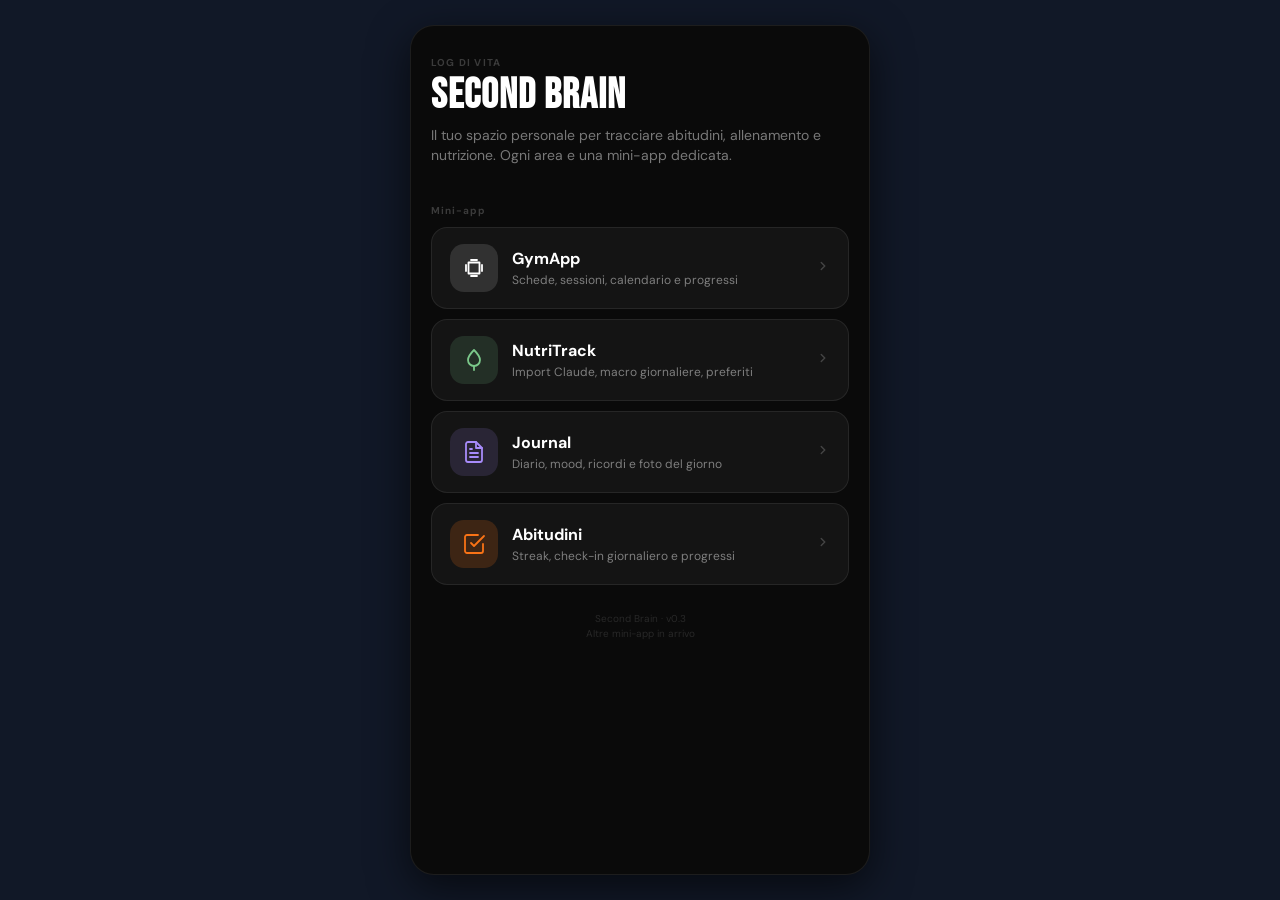
<file: index.html>
<!DOCTYPE html>
<html lang="it">
<head>
  <meta charset="UTF-8">
  <meta name="viewport" content="width=device-width, initial-scale=1.0">
  <title>Second Brain</title>
  <link href="https://fonts.googleapis.com/css2?family=Bebas+Neue&family=DM+Sans:wght@400;500;600;700&display=swap" rel="stylesheet">
  <link rel="stylesheet" href="shared/brain.css">
</head>
<body>
  <div class="phone">
    <div class="notch"></div>
    <div class="sb">
      <span class="sb-t">9:41</span>
      <div class="sb-i">
        <svg viewBox="0 0 24 24" fill="none" stroke="currentColor" style="width:14px;height:14px"><path d="M1.5 8.5a13 13 0 0 1 21 0M5 12a10 10 0 0 1 14 0M8.5 15.5a6 6 0 0 1 7 0M12 19h.01" stroke-width="2" stroke-linecap="round"/></svg>
        <span>5G</span>
        <svg viewBox="0 0 24 24" style="width:18px;height:14px"><rect x="2" y="7" width="16" height="10" rx="2" stroke="currentColor" stroke-width="1.5" fill="none"/><rect x="3" y="8" width="11" height="8" rx="1" fill="currentColor"/><path d="M20 10v4" stroke="currentColor" stroke-width="2" stroke-linecap="round"/></svg>
      </div>
    </div>

    <div class="hub-scroll">
      <div class="hub-brand">
        <div class="hub-kicker">Log di vita</div>
        <h1 class="hub-title">Second Brain</h1>
        <p class="hub-sub">Il tuo spazio personale per tracciare abitudini, allenamento e nutrizione. Ogni area e una mini-app dedicata.</p>
      </div>

      <div class="hub-section">Mini-app</div>

      <a class="app-card" href="apps/gymapp/index.html">
        <div class="app-icon gym">
          <svg viewBox="0 0 24 24" fill="none" stroke="currentColor" stroke-width="1.8" stroke-linecap="round" stroke-linejoin="round"><path d="M6.5 6.5h11v11h-11z"/><path d="M4 9v6M20 9v6M9 4h6M9 20h6"/></svg>
        </div>
        <div class="app-info">
          <div class="app-name">GymApp</div>
          <div class="app-desc">Schede, sessioni, calendario e progressi</div>
        </div>
        <span class="app-chev"><svg viewBox="0 0 24 24" fill="none" stroke="currentColor" stroke-width="2.5" stroke-linecap="round" stroke-linejoin="round"><polyline points="9 18 15 12 9 6"/></svg></span>
      </a>

      <a class="app-card" href="apps/nutritrack/index.html">
        <div class="app-icon nutri">
          <svg viewBox="0 0 24 24" fill="none" stroke="currentColor" stroke-width="1.8" stroke-linecap="round" stroke-linejoin="round"><path d="M12 2C8 6 6 9 6 12a6 6 0 0 0 12 0c0-3-2-6-6-10z"/><line x1="12" y1="22" x2="12" y2="18"/></svg>
        </div>
        <div class="app-info">
          <div class="app-name">NutriTrack</div>
          <div class="app-desc">Import Claude, macro giornaliere, preferiti</div>
        </div>
        <span class="app-chev"><svg viewBox="0 0 24 24" fill="none" stroke="currentColor" stroke-width="2.5" stroke-linecap="round" stroke-linejoin="round"><polyline points="9 18 15 12 9 6"/></svg></span>
      </a>

      <a class="app-card" href="apps/journal/index.html">
        <div class="app-icon journal">
          <svg viewBox="0 0 24 24" fill="none" stroke="currentColor" stroke-width="1.8" stroke-linecap="round" stroke-linejoin="round"><path d="M14 2H6a2 2 0 0 0-2 2v16a2 2 0 0 0 2 2h12a2 2 0 0 0 2-2V8z"/><polyline points="14 2 14 8 20 8"/><line x1="16" y1="13" x2="8" y2="13"/><line x1="16" y1="17" x2="8" y2="17"/><polyline points="10 9 9 9 8 9"/></svg>
        </div>
        <div class="app-info">
          <div class="app-name">Journal</div>
          <div class="app-desc">Diario, mood, ricordi e foto del giorno</div>
        </div>
        <span class="app-chev"><svg viewBox="0 0 24 24" fill="none" stroke="currentColor" stroke-width="2.5" stroke-linecap="round" stroke-linejoin="round"><polyline points="9 18 15 12 9 6"/></svg></span>
      </a>

      <a class="app-card" href="apps/habits/index.html">
        <div class="app-icon habits">
          <svg viewBox="0 0 24 24" fill="none" stroke="currentColor" stroke-width="1.8" stroke-linecap="round" stroke-linejoin="round"><path d="M9 11l3 3L22 4"/><path d="M21 12v7a2 2 0 0 1-2 2H5a2 2 0 0 1-2-2V5a2 2 0 0 1 2-2h11"/></svg>
        </div>
        <div class="app-info">
          <div class="app-name">Abitudini</div>
          <div class="app-desc">Streak, check-in giornaliero e progressi</div>
        </div>
        <span class="app-chev"><svg viewBox="0 0 24 24" fill="none" stroke="currentColor" stroke-width="2.5" stroke-linecap="round" stroke-linejoin="round"><polyline points="9 18 15 12 9 6"/></svg></span>
      </a>

      <p class="hub-foot">Second Brain &middot; v0.3<br>Altre mini-app in arrivo</p>
    </div>
  </div>
</body>
</html>
</file>
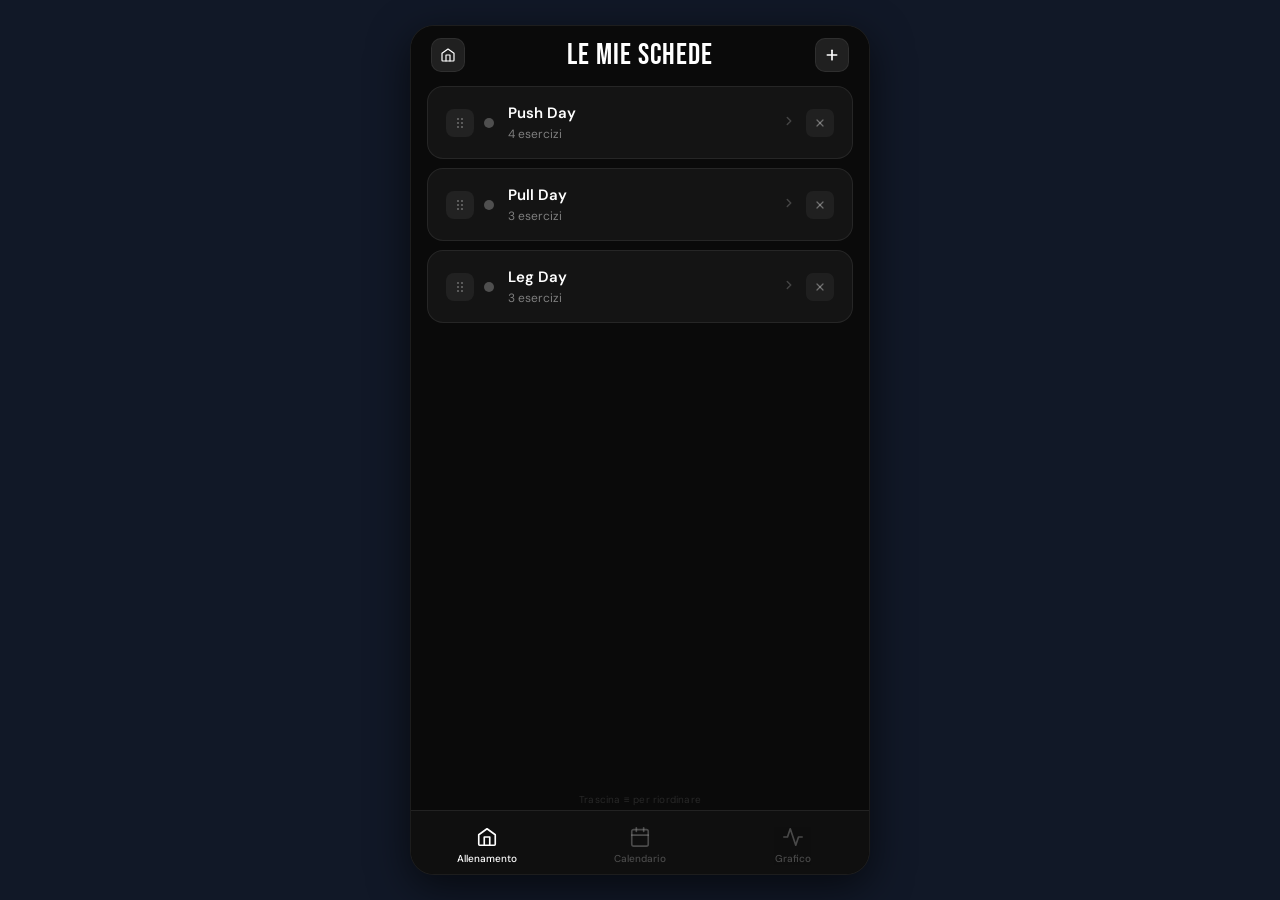
<file: apps/gymapp/index.html>
<!DOCTYPE html>
<html lang="it">
<head>
<meta charset="UTF-8">
<meta name="viewport" content="width=device-width, initial-scale=1.0">
<title>GymApp · Second Brain</title>
<link href="https://fonts.googleapis.com/css2?family=Bebas+Neue&family=DM+Sans:wght@400;500;600;700&display=swap" rel="stylesheet">
<style>
*,*::before,*::after{box-sizing:border-box;margin:0;padding:0}
:root{--bg:#0a0a0a;--s1:#141414;--s2:#1c1c1c;--bd:rgba(255,255,255,0.08);--t:white;--tm:rgba(255,255,255,0.45);--td:rgba(255,255,255,0.2)}
body{background:#111827;display:flex;align-items:center;justify-content:center;min-height:100vh;font-family:'DM Sans',sans-serif;padding:24px}
.phone{width:100%;max-width:460px;height:100vh;max-height:850px;background:var(--bg);border-radius:24px;border:1px solid var(--bd);box-shadow:0 12px 40px rgba(0,0,0,.6);position:relative;overflow:hidden;display:flex;flex-direction:column}
.notch{display:none}
.sb{display:none}
.sb-t{display:none}
.sb-i{display:none}
.sc{flex:1;position:relative;overflow:hidden}
.screen{position:absolute;inset:0;display:flex;flex-direction:column;background:var(--bg);opacity:0;pointer-events:none;transform:translateX(32px);transition:opacity .28s,transform .28s}
.screen.active{opacity:1;pointer-events:all;transform:translateX(0)}
.screen.out{opacity:0;transform:translateX(-32px)}
.nh{padding:calc(env(safe-area-inset-top, 0px) + 12px) 20px 14px;display:flex;align-items:center;justify-content:space-between;flex-shrink:0}
.ntitle{font-family:'Bebas Neue',sans-serif;font-size:36px;color:white;letter-spacing:1px;line-height:1}
.nback{display:flex;align-items:center;gap:3px;color:var(--tm);font-size:15px;font-weight:500;cursor:pointer;padding:6px 0}
.nback svg{width:15px;height:15px}
@media (max-width: 480px) {
  body{padding:0}
  .phone{max-width:100%;height:100vh;height:100dvh;max-height:none;border:none;border-radius:0;box-shadow:none}
}
.bicon{width:34px;height:34px;border-radius:10px;background:rgba(255,255,255,.09);border:1px solid rgba(255,255,255,.07);color:white;cursor:pointer;display:flex;align-items:center;justify-content:center;transition:background .15s}
.bicon:hover{background:rgba(255,255,255,.15)}
.bicon svg{width:16px;height:16px}
.scroll{flex:1;overflow-y:auto;padding:0 16px 12px;scrollbar-width:none}
.scroll::-webkit-scrollbar{display:none}

/* Scheda card */
.scard{background:var(--s1);border:1px solid var(--bd);border-radius:16px;padding:16px 18px;margin-bottom:9px;display:flex;align-items:center;justify-content:space-between;gap:10px;transition:background .15s}
.scard-main{flex:1;display:flex;align-items:center;justify-content:space-between;cursor:pointer;min-width:0}
.scard-main:hover .scard-l{opacity:.95}
.scard-main:active{transform:scale(.985)}
.scard-l{display:flex;align-items:center;gap:14px}
.scard-dot{width:10px;height:10px;border-radius:50%;background:rgba(255,255,255,.25);flex-shrink:0}
.scard-nome{font-size:15px;font-weight:600;color:white;margin-bottom:3px}
.scard-sub{font-size:12px;color:var(--tm)}
.scard-chev svg{width:14px;height:14px;color:var(--td)}
.dnd-handle{width:28px;height:28px;border-radius:8px;border:none;background:rgba(255,255,255,.06);color:rgba(255,255,255,.35);cursor:grab;display:flex;align-items:center;justify-content:center;flex-shrink:0;touch-action:none;transition:background .15s,color .15s}
.dnd-handle:hover{background:rgba(255,255,255,.12);color:rgba(255,255,255,.6)}
.dnd-handle:active{cursor:grabbing}
.dnd-handle svg{width:16px;height:16px}
.dnd-item{transition:transform .15s,opacity .15s,box-shadow .15s}
.dnd-item.dnd-dragging{opacity:.55;transform:scale(1.02);box-shadow:0 8px 24px rgba(0,0,0,.45);z-index:5;position:relative}
.dnd-item.dnd-over-before{box-shadow:inset 0 2px 0 white}
.dnd-item.dnd-over-after{box-shadow:inset 0 -2px 0 white}
.dnd-hint{text-align:center;font-size:10px;color:rgba(255,255,255,.12);padding:6px 0 4px;letter-spacing:.2px}

/* Tabella esercizi */
.th{display:flex;align-items:center;gap:4px;padding:8px 10px 6px;margin:0 2px 4px;flex-shrink:0}
.th span{font-size:10px;font-weight:700;color:var(--td);letter-spacing:.9px;display:block;text-align:center}
.cn{flex:1;min-width:0;overflow:hidden}
.cn span{text-align:left}
.cs{width:28px;flex-shrink:0}
.cr{width:42px;flex-shrink:0}
.cri{width:30px;flex-shrink:0}
.cp{width:52px;flex-shrink:0}
.ca{width:62px;flex-shrink:0}
.erow{background:rgba(255,255,255,.05);border:1px solid rgba(255,255,255,.05);border-radius:12px;padding:13px 10px;margin-bottom:7px;display:flex;align-items:center;gap:4px}
.erow:hover{background:rgba(255,255,255,.07)}
.enome{font-size:13px;font-weight:600;color:white;white-space:nowrap;overflow:hidden;text-overflow:ellipsis;display:block;width:100%}
.cval{text-align:center;font-size:14px;font-weight:600;color:white;display:block}
.rir-b{width:24px;height:24px;border-radius:50%;background:rgba(255,255,255,.13);display:flex;align-items:center;justify-content:center;font-size:11px;font-weight:700;color:white;margin:0 auto}
.pcell{display:flex;align-items:baseline;justify-content:center;gap:1px}
.pval{font-size:13px;font-weight:700;color:white}
.punit{font-size:10px;color:var(--tm);margin-left:1px}
.racts{display:flex;gap:5px;justify-content:flex-end}
.rbtn{width:28px;height:28px;border-radius:7px;border:none;cursor:pointer;display:flex;align-items:center;justify-content:center;transition:background .15s;flex-shrink:0}
.rbtn svg{width:12px;height:12px}
.rbtn.edit{background:rgba(255,255,255,.1);color:rgba(255,255,255,.75)}
.rbtn.del{background:rgba(255,255,255,.05);color:rgba(255,255,255,.35)}
.rbtn.edit:hover{background:rgba(255,255,255,.18)}
.rbtn.del:hover{background:rgba(255,60,60,.2);color:rgba(255,100,100,.8)}
.btn-start{margin:6px 16px 10px;padding:15px;background:white;color:black;border:none;border-radius:14px;font-family:'DM Sans',sans-serif;font-size:15px;font-weight:700;cursor:pointer;display:flex;align-items:center;justify-content:center;gap:8px;flex-shrink:0;transition:opacity .15s}
.btn-start:hover{opacity:.9}
.btn-start svg{width:15px;height:15px}

/* Sessione */
.sess-nome{font-family:'Bebas Neue',sans-serif;font-size:32px;color:white;letter-spacing:1px;line-height:1.1;padding:0 20px 6px;flex-shrink:0}
.set-tabs{display:flex;gap:8px;padding:10px 20px;flex-shrink:0;overflow-x:auto;scrollbar-width:none}
.set-tabs::-webkit-scrollbar{display:none}
.stab{padding:7px 16px;border-radius:20px;font-size:13px;font-weight:600;cursor:pointer;flex-shrink:0;border:1px solid rgba(255,255,255,.1);transition:all .15s;color:var(--tm);background:transparent}
.stab.active{background:white;color:black;border-color:white}
.stab.done{background:rgba(255,255,255,.12);color:rgba(255,255,255,.5);border-color:rgba(255,255,255,.08)}
.params{padding:6px 16px;flex-shrink:0;display:flex;flex-direction:column;gap:8px}
.prow{display:flex;align-items:center;justify-content:space-between;padding:14px 16px;background:rgba(255,255,255,.05);border:1px solid rgba(255,255,255,.05);border-radius:12px}
.plabel{font-size:13px;font-weight:500;color:var(--tm)}
.pfixed{font-size:15px;font-weight:700;color:white}
.pstep{display:flex;align-items:center;background:rgba(255,255,255,.08);border-radius:10px;overflow:hidden}
.psbtn{width:36px;height:36px;background:none;border:none;color:white;font-size:18px;cursor:pointer;display:flex;align-items:center;justify-content:center;transition:background .12s}
.psbtn:hover{background:rgba(255,255,255,.1)}
.psval{min-width:36px;text-align:center;font-size:16px;font-weight:700;color:white}
.punit2{font-size:12px;color:var(--tm);font-weight:500;margin-left:6px}
.btn-setdone{margin:10px 16px 0;padding:15px;background:white;color:black;border:none;border-radius:14px;font-family:'DM Sans',sans-serif;font-size:15px;font-weight:700;cursor:pointer;display:flex;align-items:center;justify-content:center;gap:8px;flex-shrink:0;transition:opacity .15s}
.btn-setdone.done{background:rgba(255,255,255,.1);color:rgba(255,255,255,.4)}
.btn-setdone svg{width:16px;height:16px}
.timer-box{margin:10px 16px 0;padding:16px 20px;background:rgba(255,255,255,.04);border:1px solid rgba(255,255,255,.07);border-radius:14px;display:flex;align-items:center;justify-content:space-between;cursor:pointer;flex-shrink:0;transition:background .15s}
.timer-box:hover{background:rgba(255,255,255,.07)}
.timer-l{display:flex;align-items:center;gap:10px}
.timer-lbl{font-size:11px;font-weight:600;color:var(--tm);letter-spacing:.8px;margin-bottom:2px}
.timer-val{font-family:'Bebas Neue',sans-serif;font-size:28px;color:white;letter-spacing:2px;line-height:1}
.timer-val.warn{color:#ff9f43}
.timer-val.idle{color:rgba(255,255,255,.3)}
.timer-hint{font-size:11px;color:var(--td);display:flex;align-items:center;gap:3px}
.timer-hint svg{width:12px;height:12px}
.nav-ese{margin:10px 16px 0;display:flex;gap:8px;flex-shrink:0}
.bnav{flex:1;padding:13px;background:rgba(255,255,255,.07);border:1px solid rgba(255,255,255,.08);border-radius:12px;color:white;font-family:'DM Sans',sans-serif;font-size:14px;font-weight:600;cursor:pointer;display:flex;align-items:center;justify-content:center;gap:6px;transition:background .15s}
.bnav:hover{background:rgba(255,255,255,.12)}
.bnav:disabled{opacity:.25;cursor:default}
.bnav svg{width:14px;height:14px}
.btn-fine{margin:8px 16px 12px;padding:14px;background:transparent;border:1px solid rgba(255,255,255,.15);border-radius:12px;color:rgba(255,255,255,.5);font-family:'DM Sans',sans-serif;font-size:14px;font-weight:600;cursor:pointer;flex-shrink:0;transition:all .15s}
.btn-fine:hover{border-color:rgba(255,255,255,.3);color:white}

/* Calendario */
.cal-nav{display:flex;align-items:center;justify-content:space-between;padding:0 20px 10px;flex-shrink:0}
.cal-mese{font-family:'Bebas Neue',sans-serif;font-size:26px;color:white;letter-spacing:1px}
.cal-nbtn{width:32px;height:32px;border-radius:9px;background:rgba(255,255,255,.08);border:1px solid rgba(255,255,255,.07);color:white;cursor:pointer;display:flex;align-items:center;justify-content:center;transition:background .15s}
.cal-nbtn:hover{background:rgba(255,255,255,.15)}
.cal-nbtn svg{width:14px;height:14px}
.cal-hdr{display:grid;grid-template-columns:repeat(7,1fr);padding:0 12px;margin-bottom:4px;flex-shrink:0}
.cal-dl{text-align:center;font-size:12px;font-weight:700;color:var(--td);letter-spacing:.5px;padding:6px 0}
.cal-grid{display:grid;grid-template-columns:repeat(7,1fr);gap:6px;padding:0 10px;flex-shrink:0}
.cal-cell{aspect-ratio:1;min-height:44px;border-radius:10px;display:flex;align-items:center;justify-content:center;flex-direction:column;gap:2px;cursor:pointer;transition:background .15s;position:relative}
.cal-cell:hover{background:rgba(255,255,255,.07)}
.cal-cell.empty{pointer-events:none}
.cal-cell.trained{background:rgba(255,255,255,.07)}
.cal-cell.trained:hover{background:rgba(255,255,255,.12)}
.cal-cell.today .cal-n{background:white;color:black;width:30px;height:30px;border-radius:50%;display:flex;align-items:center;justify-content:center;font-size:14px;font-weight:700}
.cal-n{font-size:13px;font-weight:600;color:white;line-height:1}
.cal-cell.other .cal-n{color:var(--td)}
.cal-dot{width:5px;height:5px;border-radius:50%;background:white;opacity:.8}
.cal-leg{display:flex;align-items:center;gap:6px;padding:10px 20px 0;flex-shrink:0}
.cal-leg-dot{width:7px;height:7px;border-radius:50%;background:white;opacity:.5}
.cal-leg-t{font-size:11px;color:var(--td)}
.stat-cards{display:grid;grid-template-columns:repeat(3,1fr);gap:8px;margin:8px 16px 0;flex-shrink:0}
.stat-card{background:rgba(255,255,255,.05);border:1px solid var(--bd);border-radius:12px;padding:10px 8px;text-align:center}
.stat-v{font-family:'Bebas Neue',sans-serif;font-size:22px;color:white;letter-spacing:.5px;line-height:1.1}
.stat-u{font-size:11px;color:var(--tm)}
.stat-l{font-size:10px;font-weight:700;color:var(--td);letter-spacing:.8px;margin-top:4px}
.stat-card.pos .stat-v{color:#50c878}
.stat-card.neg .stat-v{color:#ff6b6b}

/* Grafico */
.g-sel{margin:0 16px 8px;padding:12px 16px;background:rgba(255,255,255,.06);border:1px solid var(--bd);border-radius:12px;display:flex;align-items:center;justify-content:space-between;cursor:pointer;transition:background .15s;flex-shrink:0}
.g-sel:hover{background:rgba(255,255,255,.1)}
.g-sel-l{font-size:15px;font-weight:600;color:white}
.g-sel-i svg{width:16px;height:16px;color:var(--tm)}
.met-tabs{display:flex;gap:8px;padding:0 16px 8px;flex-shrink:0}
.mtab{padding:7px 16px;border-radius:20px;font-size:13px;font-weight:600;cursor:pointer;flex-shrink:0;border:1px solid rgba(255,255,255,.1);transition:all .15s;color:var(--tm);background:transparent}
.mtab.active{background:white;color:black;border-color:white}
.g-card{margin:0 16px;background:rgba(255,255,255,.04);border:1px solid var(--bd);border-radius:16px;padding:10px 12px 8px;flex-shrink:0}
.g-card-hdr{display:flex;justify-content:space-between;align-items:flex-start;margin-bottom:10px}
.g-card-nome{font-size:15px;font-weight:700;color:white}
.g-card-sub{font-size:11px;color:var(--tm);margin-top:3px}
.chart-wrap{width:100%;position:relative}
.chart-wrap svg{width:100%;overflow:visible}
.chart-tooltip{position:absolute;background:#222;border:1px solid rgba(255,255,255,.15);border-radius:8px;padding:6px 10px;font-size:12px;font-weight:600;color:white;pointer-events:none;opacity:0;transition:opacity .15s;white-space:nowrap;z-index:10}
.chart-tooltip.vis{opacity:1}
.ult-sess{margin:8px 16px 0;background:rgba(255,255,255,.04);border:1px solid var(--bd);border-radius:16px;overflow:hidden;flex-shrink:0}
.ult-hdr{padding:10px 14px 8px;font-size:10px;font-weight:700;color:var(--td);letter-spacing:1px;border-bottom:1px solid var(--bd)}
.sess-row{display:flex;align-items:center;padding:9px 14px;border-bottom:1px solid rgba(255,255,255,.04)}
.sess-row:last-child{border-bottom:none}
.sess-data{font-size:13px;font-weight:500;color:var(--tm);width:58px;flex-shrink:0}
.sess-reps{font-size:13px;font-weight:600;color:white;flex:1}
.sess-peso{font-size:14px;font-weight:700;color:white}
.sess-punit{font-size:11px;color:var(--tm);margin-left:1px}
.sess-delta{font-size:11px;font-weight:600;margin-left:8px;width:36px;text-align:right;flex-shrink:0}
.sess-delta.su{color:#50c878}
.sess-delta.giu{color:#ff6b6b}
.sess-delta.par{color:var(--td)}
.btn-mostra{width:100%;padding:10px;background:none;border:none;border-top:1px solid rgba(255,255,255,.05);color:var(--tm);font-family:'DM Sans',sans-serif;font-size:13px;font-weight:600;cursor:pointer;text-align:center;transition:color .15s,background .15s;border-radius:0 0 16px 16px}
.btn-mostra:hover{color:white;background:rgba(255,255,255,.04)}
.g-empty{flex:1;display:flex;flex-direction:column;align-items:center;justify-content:center;gap:10px;padding:40px 20px}
.g-empty svg{width:48px;height:48px;color:white;opacity:.15}
.g-empty-t{font-size:16px;font-weight:600;color:var(--tm)}
.g-empty-s{font-size:12px;color:var(--td);text-align:center;line-height:1.5}

/* Sheet */
.overlay{position:absolute;inset:0;background:rgba(0,0,0,.55);z-index:50;opacity:0;pointer-events:none;transition:opacity .25s}
.overlay.vis{opacity:1;pointer-events:all}
.sheet{position:absolute;bottom:0;left:0;right:0;background:#171717;border-radius:22px 22px 0 0;border-top:1px solid rgba(255,255,255,.07);z-index:60;transform:translateY(100%);transition:transform .32s cubic-bezier(.32,.72,0,1);padding:10px 20px calc(env(safe-area-inset-bottom, 0px) + 24px);max-height:85%;overflow-y:auto;scrollbar-width:none}
.sheet::-webkit-scrollbar{display:none}
.sheet.vis{transform:translateY(0)}
.sh{width:34px;height:4px;background:rgba(255,255,255,.18);border-radius:2px;margin:0 auto 18px}
.stitle{font-family:'Bebas Neue',sans-serif;font-size:24px;color:white;margin-bottom:18px;letter-spacing:.5px}
.fg{margin-bottom:16px}
.flabel{font-size:10px;font-weight:700;color:var(--td);letter-spacing:1px;margin-bottom:7px;display:block}
.finput{width:100%;padding:13px 14px;background:rgba(255,255,255,.06);border:1px solid var(--bd);border-radius:11px;color:white;font-family:'DM Sans',sans-serif;font-size:14px;outline:none;transition:border-color .15s,background .15s}
.finput:focus{border-color:rgba(255,255,255,.28);background:rgba(255,255,255,.09)}
.finput::placeholder{color:var(--td)}
.stepr{display:flex;align-items:center;justify-content:space-between;padding:10px 14px;background:rgba(255,255,255,.05);border:1px solid var(--bd);border-radius:11px}
.steplbl{font-size:14px;font-weight:500;color:white}
.stepc{display:flex;align-items:center;background:rgba(255,255,255,.07);border-radius:9px;overflow:hidden}
.stepbtn{width:36px;height:36px;background:none;border:none;color:white;font-size:17px;cursor:pointer;display:flex;align-items:center;justify-content:center;transition:background .12s}
.stepbtn:hover{background:rgba(255,255,255,.1)}
.stepv{width:30px;text-align:center;font-size:16px;font-weight:700;color:white}
.bconfirm{width:100%;padding:14px;background:white;color:black;border:none;border-radius:13px;font-family:'DM Sans',sans-serif;font-size:15px;font-weight:700;cursor:pointer;margin-top:6px;transition:opacity .15s}
.bconfirm:hover{opacity:.88}
.ese-opt{padding:14px 16px;border-radius:12px;cursor:pointer;display:flex;align-items:center;justify-content:space-between;transition:background .15s;margin-bottom:4px}
.ese-opt:hover{background:rgba(255,255,255,.07)}
.ese-opt.sel{background:rgba(255,255,255,.1)}
.ese-opt-nome{font-size:15px;font-weight:600;color:white}
.ese-opt-sub{font-size:12px;color:var(--tm);margin-top:2px}
.ese-opt-chk svg{width:16px;height:16px;color:white}
.tpreset{display:grid;grid-template-columns:repeat(3,1fr);gap:8px;margin-bottom:16px}
.tpbtn{padding:12px;background:rgba(255,255,255,.06);border:1px solid rgba(255,255,255,.08);border-radius:10px;color:white;font-family:'DM Sans',sans-serif;font-size:14px;font-weight:600;cursor:pointer;text-align:center;transition:background .15s}
.tpbtn.sel{background:white;color:black;border-color:white}
.det-data{font-size:13px;font-weight:500;color:var(--tm);margin-bottom:4px}
.det-scheda{font-family:'Bebas Neue',sans-serif;font-size:28px;color:white;letter-spacing:.5px;margin-bottom:16px}
.det-ese-nome{font-size:14px;font-weight:700;color:white;margin-bottom:6px}
.det-set-row{display:flex;align-items:center;padding:7px 0;border-bottom:1px solid rgba(255,255,255,.05)}
.det-set-row:last-child{border-bottom:none}
.det-set-num{font-size:11px;font-weight:700;color:var(--td);width:40px}
.det-set-val{font-size:13px;font-weight:600;color:white;flex:1}
.det-set-peso{font-size:14px;font-weight:700;color:white}
.det-set-unit{font-size:11px;color:var(--tm);margin-left:2px}
.ese-div{height:1px;background:rgba(255,255,255,.07);margin:10px 0}
.empty-s{flex:1;display:flex;flex-direction:column;align-items:center;justify-content:center;gap:10px;padding:40px 20px}
.empty-s svg{width:48px;height:48px;color:white;opacity:.2}
.empty-t{font-size:16px;font-weight:600;color:var(--tm)}
.empty-sub{font-size:12px;color:var(--td);text-align:center}
.hint{text-align:center;font-size:10px;color:rgba(255,255,255,.15);padding:4px 0 8px;letter-spacing:.2px}
.toast{position:absolute;bottom:100px;left:50%;transform:translateX(-50%) translateY(12px);background:white;color:#0a0a0a;padding:12px 20px;border-radius:12px;font-size:14px;font-weight:600;opacity:0;pointer-events:none;transition:opacity .25s,transform .25s;z-index:200;white-space:nowrap}
.toast.vis{opacity:1;transform:translateX(-50%) translateY(0)}

/* Tab bar */
.tbar{height:calc(64px + env(safe-area-inset-bottom, 0px));background:#0f0f0f;border-top:1px solid var(--bd);display:flex;align-items:flex-start;padding-top:10px;padding-bottom:env(safe-area-inset-bottom, 0px);flex-shrink:0}
.titem{flex:1;display:flex;flex-direction:column;align-items:center;gap:3px;cursor:pointer;padding:4px 0;transition:opacity .15s}
.titem:hover{opacity:.75}
.ticon{width:24px;height:24px;display:flex;align-items:center;justify-content:center}
.ticon svg{width:22px;height:22px}
.tlabel{font-size:10px;font-weight:500}
.titem.on .tlabel{color:white}
.titem.on .ticon svg{color:white}
.titem.off .tlabel{color:var(--tm)}
.titem.off .ticon svg{color:var(--tm)}
.titem.off{opacity:.55}

@keyframes fadeUp{from{opacity:0;transform:translateY(12px)}to{opacity:1;transform:translateY(0)}}

    /* ── Calendario ── */
    .cal-nav {
      display: flex;
      align-items: center;
      justify-content: space-between;
      padding: 0 20px 12px;
      flex-shrink: 0;
    }
    .cal-mese {
      font-family: 'Bebas Neue', sans-serif;
      font-size: 22px; color: white; letter-spacing: 0.5px;
    }
    .cal-nav-btn {
      width: 32px; height: 32px;
      border-radius: 8px;
      background: rgba(255,255,255,0.08);
      border: 1px solid rgba(255,255,255,0.07);
      color: white; cursor: pointer;
      display: flex; align-items: center; justify-content: center;
      transition: background 0.15s;
    }
    .cal-nav-btn:hover { background: rgba(255,255,255,0.15); }
    .cal-nav-btn svg { width: 14px; height: 14px; }

    /* Griglia giorni settimana */
    .cal-giorni-header {
      display: grid;
      grid-template-columns: repeat(7, 1fr);
      padding: 0 16px;
      margin-bottom: 4px;
      flex-shrink: 0;
    }
    .cal-giorno-label {
      text-align: center;
      font-size: 10px; font-weight: 700;
      color: var(--text-dim); letter-spacing: 0.5px;
      padding: 4px 0;
    }

    /* Griglia celle */
    .cal-griglia {
      display: grid;
      grid-template-columns: repeat(7, 1fr);
      gap: 4px;
      padding: 0 16px;
      flex-shrink: 0;
    }
    .cal-cella {
      aspect-ratio: 1;
      border-radius: 10px;
      display: flex;
      align-items: center;
      justify-content: center;
      font-size: 13px; font-weight: 500;
      color: var(--text-muted);
      cursor: default;
      position: relative;
      transition: background 0.15s;
    }
    .cal-cella.vuota { visibility: hidden; }
    .cal-cella.oggi {
      color: white; font-weight: 700;
    }
    .cal-cella.oggi::after {
      content: '';
      position: absolute;
      bottom: 4px; left: 50%;
      transform: translateX(-50%);
      width: 4px; height: 4px;
      border-radius: 50%;
      background: white;
    }
    .cal-cella.allenato {
      background: rgba(255,255,255,0.12);
      color: white; font-weight: 600;
      cursor: pointer;
    }
    .cal-cella.allenato:hover { background: rgba(255,255,255,0.2); }
    .cal-cella.allenato:active { transform: scale(0.93); }
    .cal-cella.oggi.allenato {
      background: white; color: black;
    }
    .cal-cella.oggi.allenato::after { background: black; }

    /* Stats mese */
    .cal-stats {
      display: flex;
      gap: 8px;
      padding: 12px 16px 0;
      flex-shrink: 0;
    }
    .cal-stat {
      flex: 1;
      background: rgba(255,255,255,0.05);
      border: 1px solid var(--border);
      border-radius: 12px;
      padding: 10px 12px;
      text-align: center;
    }
    .cal-stat-val {
      font-family: 'Bebas Neue', sans-serif;
      font-size: 28px; color: white; letter-spacing: 0.5px;
    }
    .cal-stat-label {
      font-size: 10px; font-weight: 700;
      color: var(--text-dim); letter-spacing: 0.8px;
      margin-top: 2px;
    }

    /* Sheet giorno */
    .giorno-sheet-data {
      font-size: 13px; color: var(--text-muted);
      margin-bottom: 16px; font-weight: 500;
    }
    .scheda-allenata-card {
      display: flex;
      align-items: center;
      gap: 12px;
      padding: 14px 16px;
      background: rgba(255,255,255,0.06);
      border: 1px solid var(--border);
      border-radius: 14px;
    }
    .scheda-allenata-dot {
      width: 10px; height: 10px;
      border-radius: 50%;
      background: white; flex-shrink: 0;
    }
    .scheda-allenata-nome {
      font-size: 16px; font-weight: 700; color: white;
    }
</style>
</head>
<body>
<div class="phone">
  <div class="notch"></div>
  <div class="sb">
    <span class="sb-t">9:41</span>
    <div class="sb-i">
      <svg viewBox="0 0 24 24" fill="none" stroke="currentColor" style="width:14px;height:14px"><path d="M1.5 8.5a13 13 0 0 1 21 0M5 12a10 10 0 0 1 14 0M8.5 15.5a6 6 0 0 1 7 0M12 19h.01" stroke-width="2" stroke-linecap="round"/></svg>
      <span>5G</span>
      <svg viewBox="0 0 24 24" style="width:18px;height:14px"><rect x="2" y="7" width="16" height="10" rx="2" stroke="currentColor" stroke-width="1.5" fill="none"/><rect x="3" y="8" width="11" height="8" rx="1" fill="currentColor"/><path d="M20 10v4" stroke="currentColor" stroke-width="2" stroke-linecap="round"/></svg>
    </div>
  </div>

  <div class="toast" id="toast"></div>
  <div class="sc">
    <!-- SCHEDE -->
    <div class="screen active" id="s-schede">
      <div class="nh">
        <a class="bicon" href="../../index.html" title="Torna a Second Brain" aria-label="Second Brain"><svg viewBox="0 0 24 24" fill="none" stroke="currentColor" stroke-width="1.8" stroke-linecap="round" stroke-linejoin="round"><path d="M3 9.5L12 3l9 6.5V20a1 1 0 0 1-1 1H4a1 1 0 0 1-1-1V9.5z"/><path d="M9 21V12h6v9"/></svg></a>
        <span class="ntitle" style="font-size:30px">Le mie Schede</span>
        <button class="bicon" onclick="openSheet('sh-new-scheda')"><svg viewBox="0 0 24 24" fill="none" stroke="currentColor" stroke-width="2.5" stroke-linecap="round"><line x1="12" y1="5" x2="12" y2="19"/><line x1="5" y1="12" x2="19" y2="12"/></svg></button>
      </div>
      <div class="scroll" id="lista-schede"></div>
      <p class="dnd-hint" id="hint-schede" style="display:none">Trascina &#8801; per riordinare</p>
    </div>

    <!-- DETTAGLIO SCHEDA -->
    <div class="screen" id="s-dettaglio">
      <div class="nh">
        <div class="nback" onclick="goTo('s-schede')"><svg viewBox="0 0 24 24" fill="none" stroke="currentColor" stroke-width="2.5" stroke-linecap="round" stroke-linejoin="round"><polyline points="15 18 9 12 15 6"/></svg>Schede</div>
        <button class="bicon" onclick="openSheet('sh-new-ese')"><svg viewBox="0 0 24 24" fill="none" stroke="currentColor" stroke-width="2.5" stroke-linecap="round"><line x1="12" y1="5" x2="12" y2="19"/><line x1="5" y1="12" x2="19" y2="12"/></svg></button>
      </div>
      <div style="padding:0 20px 10px;flex-shrink:0"><div class="ntitle" id="det-title"></div></div>
      <div class="th">
        <div class="cn"><span>ESERCIZIO</span></div>
        <div class="cs"><span>SET</span></div>
        <div class="cr"><span>REP P</span></div>
        <div class="cri"><span>RIR</span></div>
        <div class="cp"><span>PESO</span></div>
        <div class="ca"></div>
      </div>
      <div class="scroll" id="lista-ese"></div>
      <p class="dnd-hint" id="hint-ese" style="display:none">Trascina &#8801; per riordinare</p>
      <button class="btn-start" onclick="avviaSessione()">
        <svg viewBox="0 0 24 24" fill="currentColor"><polygon points="5,3 19,12 5,21"/></svg>Inizia Sessione
      </button>
    </div>

    <!-- SESSIONE -->
    <div class="screen" id="s-sessione">
      <div class="nh">
        <div class="nback" onclick="chiudiSess()"><svg viewBox="0 0 24 24" fill="none" stroke="currentColor" stroke-width="2.5" stroke-linecap="round" stroke-linejoin="round"><polyline points="15 18 9 12 15 6"/></svg>Schede</div>
        <div style="font-size:12px;color:var(--tm);font-weight:500" id="sess-prog"></div>
      </div>
      <div class="sess-nome" id="sess-nome"></div>
      <div class="set-tabs" id="set-tabs"></div>
      <div class="params">
        <div class="prow"><span class="plabel">Reps Previste</span><span class="pfixed" id="p-repp"></span></div>
        <div class="prow"><span class="plabel">RIR</span><span class="pfixed" id="p-rir"></span></div>
        <div class="prow"><span class="plabel">Reps Effettuate</span>
          <div style="display:flex;align-items:center">
            <div class="pstep"><button class="psbtn" onclick="cambiaSet('repE',-1)">-</button><span class="psval" id="p-repe">8</span><button class="psbtn" onclick="cambiaSet('repE',1)">+</button></div>
          </div>
        </div>
        <div class="prow"><span class="plabel">Peso</span>
          <div style="display:flex;align-items:center">
            <div class="pstep"><button class="psbtn" onclick="cambiaSet('peso',-2.5)">-</button><span class="psval" id="p-peso">90</span><button class="psbtn" onclick="cambiaSet('peso',2.5)">+</button></div>
            <span class="punit2">kg</span>
          </div>
        </div>
      </div>
      <button class="btn-setdone" id="btn-setdone" onclick="completaSet()">
        <svg viewBox="0 0 24 24" fill="none" stroke="currentColor" stroke-width="2.5" stroke-linecap="round" stroke-linejoin="round"><polyline points="20 6 9 17 4 12"/></svg>Set Completato
      </button>
      <div class="timer-box" onclick="openSheet('sh-timer')">
        <div class="timer-l">
          <svg viewBox="0 0 24 24" fill="none" stroke="currentColor" stroke-width="1.8" stroke-linecap="round" style="width:18px;height:18px;color:var(--tm)"><circle cx="12" cy="12" r="9"/><polyline points="12 7 12 12 15.5 15.5"/></svg>
          <div><div class="timer-lbl">RECUPERO</div><div class="timer-val idle" id="timer-disp">02:00</div></div>
        </div>
        <div class="timer-hint"><svg viewBox="0 0 24 24" fill="none" stroke="currentColor" stroke-width="2" stroke-linecap="round" stroke-linejoin="round"><path d="M11 4H4a2 2 0 0 0-2 2v14a2 2 0 0 0 2 2h14a2 2 0 0 0 2-2v-7"/><path d="M18.5 2.5a2.121 2.121 0 0 1 3 3L12 15l-4 1 1-4 9.5-9.5z"/></svg>Modifica</div>
      </div>
      <div class="nav-ese">
        <button class="bnav" id="btn-prev" onclick="navEse(-1)"><svg viewBox="0 0 24 24" fill="none" stroke="currentColor" stroke-width="2.5" stroke-linecap="round" stroke-linejoin="round"><polyline points="15 18 9 12 15 6"/></svg>Precedente</button>
        <button class="bnav" id="btn-next" onclick="navEse(1)">Successivo<svg viewBox="0 0 24 24" fill="none" stroke="currentColor" stroke-width="2.5" stroke-linecap="round" stroke-linejoin="round"><polyline points="9 6 15 12 9 18"/></svg></button>
      </div>
      <button class="btn-fine" onclick="fineSessione()">Fine Sessione</button>
    </div>

    <!-- CALENDARIO -->
    <div class="screen" id="s-cal">
      <div class="nh" style="padding-bottom:8px"><span class="ntitle">Calendario</span></div>
      <div class="cal-nav">
        <button class="cal-nbtn" onclick="cambiaMese(-1)"><svg viewBox="0 0 24 24" fill="none" stroke="currentColor" stroke-width="2.5" stroke-linecap="round" stroke-linejoin="round"><polyline points="15 18 9 12 15 6"/></svg></button>
        <span class="cal-mese" id="cal-lbl">MAGGIO 2026</span>
        <button class="cal-nbtn" onclick="cambiaMese(1)"><svg viewBox="0 0 24 24" fill="none" stroke="currentColor" stroke-width="2.5" stroke-linecap="round" stroke-linejoin="round"><polyline points="9 18 15 12 9 6"/></svg></button>
      </div>
      <div class="cal-hdr">
        <div class="cal-dl">L</div><div class="cal-dl">M</div><div class="cal-dl">M</div>
        <div class="cal-dl">G</div><div class="cal-dl">V</div><div class="cal-dl">S</div><div class="cal-dl">D</div>
      </div>
      <div class="cal-grid" id="cal-grid"></div>
      <div class="cal-leg"><div class="cal-leg-dot"></div><span class="cal-leg-t">Giorno allenato</span></div>
      <div class="stat-cards" id="cal-stats"></div>
    </div>

    <!-- GRAFICO -->
    <div class="screen" id="s-grafico">
      <div class="nh" style="padding-bottom:8px"><span class="ntitle">Grafico</span></div>
      <div class="g-sel" onclick="openSheet('sh-ese-grafico')">
        <span class="g-sel-l" id="g-ese-lbl">Seleziona esercizio</span>
        <span class="g-sel-i"><svg viewBox="0 0 24 24" fill="none" stroke="currentColor" stroke-width="2.5" stroke-linecap="round" stroke-linejoin="round"><polyline points="6 9 12 15 18 9"/></svg></span>
      </div>
      <div class="met-tabs">
        <button class="mtab active" onclick="switchMet('peso')">Peso</button>
        <button class="mtab" onclick="switchMet('volume')">Volume</button>
        <button class="mtab" onclick="switchMet('1rm')">1RM stimato</button>
      </div>
      <div id="g-content" style="display:none">
        <div class="g-card">
          <div class="g-card-hdr"><div><div class="g-card-nome" id="g-nome"></div><div class="g-card-sub" id="g-sub"></div></div></div>
          <div class="chart-wrap">
            <svg id="chart-svg" height="190" viewBox="0 0 320 190" preserveAspectRatio="none"></svg>
            <div class="chart-tooltip" id="chart-tip"></div>
          </div>
        </div>
        <div class="stat-cards" id="g-stats"></div>
        <div class="ult-sess" id="ult-sess" style="display:none">
          <div class="ult-hdr">ULTIME SESSIONI</div>
          <div id="ult-lista"></div>
          <button class="btn-mostra" id="btn-mostra" onclick="apriTutteSess()">Mostra di piu</button>
        </div>
      </div>
      <div class="g-empty" id="g-empty">
        <svg viewBox="0 0 24 24" fill="none" stroke="currentColor" stroke-width="1.5" stroke-linecap="round"><polyline points="22 12 18 12 15 21 9 3 6 12 2 12"/></svg>
        <div class="g-empty-t">Nessun esercizio</div>
        <div class="g-empty-s">Seleziona un esercizio per vedere le sue progressioni</div>
      </div>
    </div>

    <!-- OVERLAY -->
    <div class="overlay" id="overlay" onclick="closeSheet()"></div>

    <!-- SHEET: nuova scheda -->
    <div class="sheet" id="sh-new-scheda">
      <div class="sh"></div><div class="stitle">Nuova Scheda</div>
      <div class="fg"><label class="flabel">NOME SCHEDA</label><input class="finput" id="in-scheda" placeholder="Es. Push Day, Full Body A..."/></div>
      <button class="bconfirm" onclick="creaScheda()">Crea Scheda</button>
    </div>

    <!-- SHEET: nuovo esercizio -->
    <div class="sheet" id="sh-new-ese">
      <div class="sh"></div><div class="stitle">Nuovo Esercizio</div>
      <div class="fg"><label class="flabel">NOME ESERCIZIO</label><input class="finput" id="in-ese-nome" placeholder="Es. Squat, Panca piana..."/></div>
      <div class="fg"><label class="flabel">SET</label>
        <div class="stepr"><span class="steplbl" id="new-set-lbl">3 serie</span>
          <div class="stepc"><button class="stepbtn" onclick="stepChange('new','set',-1)">-</button><span class="stepv" id="new-set-v">3</span><button class="stepbtn" onclick="stepChange('new','set',1)">+</button></div>
        </div>
      </div>
      <div class="fg"><label class="flabel">REPS PIANIFICATE</label><input class="finput" id="in-ese-rep" placeholder="Es. 8-10 oppure 12"/></div>
      <div class="fg"><label class="flabel">RIR</label>
        <div class="stepr"><span class="steplbl" id="new-rir-lbl">1 rep di riserva</span>
          <div class="stepc"><button class="stepbtn" onclick="stepChange('new','rir',-1)">-</button><span class="stepv" id="new-rir-v">1</span><button class="stepbtn" onclick="stepChange('new','rir',1)">+</button></div>
        </div>
      </div>
      <div class="fg"><label class="flabel">PESO DI RIFERIMENTO (kg)</label><input class="finput" id="in-ese-peso" placeholder="Es. 80" type="number"/></div>
      <button class="bconfirm" onclick="aggiungiEse()">Aggiungi Esercizio</button>
    </div>

    <!-- SHEET: modifica esercizio -->
    <div class="sheet" id="sh-mod-ese">
      <div class="sh"></div><div class="stitle">Modifica Esercizio</div>
      <div class="fg"><label class="flabel">NOME ESERCIZIO</label><input class="finput" id="mod-nome" placeholder="Es. Squat..."/></div>
      <div class="fg"><label class="flabel">SET</label>
        <div class="stepr"><span class="steplbl" id="mod-set-lbl">3 serie</span>
          <div class="stepc"><button class="stepbtn" onclick="stepChange('mod','set',-1)">-</button><span class="stepv" id="mod-set-v">3</span><button class="stepbtn" onclick="stepChange('mod','set',1)">+</button></div>
        </div>
      </div>
      <div class="fg"><label class="flabel">REPS PIANIFICATE</label><input class="finput" id="mod-rep" placeholder="Es. 8-10"/></div>
      <div class="fg"><label class="flabel">RIR</label>
        <div class="stepr"><span class="steplbl" id="mod-rir-lbl">1 rep di riserva</span>
          <div class="stepc"><button class="stepbtn" onclick="stepChange('mod','rir',-1)">-</button><span class="stepv" id="mod-rir-v">1</span><button class="stepbtn" onclick="stepChange('mod','rir',1)">+</button></div>
        </div>
      </div>
      <div class="fg"><label class="flabel">PESO DI RIFERIMENTO (kg)</label><input class="finput" id="mod-peso" placeholder="Es. 80" type="number"/></div>
      <button class="bconfirm" onclick="salvaModEse()">Salva Modifiche</button>
    </div>

    <!-- SHEET: timer -->
    <div class="sheet" id="sh-timer">
      <div class="sh"></div><div class="stitle">Tempo di Recupero</div>
      <div class="tpreset" id="tpreset">
        <button class="tpbtn" onclick="setTimer(30)">30s</button>
        <button class="tpbtn" onclick="setTimer(60)">1 min</button>
        <button class="tpbtn" onclick="setTimer(90)">1:30</button>
        <button class="tpbtn sel" onclick="setTimer(120)">2 min</button>
        <button class="tpbtn" onclick="setTimer(150)">2:30</button>
        <button class="tpbtn" onclick="setTimer(180)">3 min</button>
        <button class="tpbtn" onclick="setTimer(240)">4 min</button>
        <button class="tpbtn" onclick="setTimer(300)">5 min</button>
        <button class="tpbtn" onclick="setTimer(0)">Off</button>
      </div>
      <button class="bconfirm" onclick="closeSheet()">Conferma</button>
    </div>

    <!-- SHEET: selezione esercizio grafico -->
    <div class="sheet" id="sh-ese-grafico" style="max-height:75%">
      <div class="sh"></div><div class="stitle">Scegli Esercizio</div>
      <div id="lista-ese-g" style="overflow-y:auto;max-height:380px"></div>
    </div>

    <!-- SHEET: tutte le sessioni -->
    <div class="sheet" id="sh-tutte-sess" style="max-height:80%">
      <div class="sh"></div>
      <div class="stitle" id="sh-tutte-title"></div>
      <div id="sh-tutte-lista" style="overflow-y:auto;max-height:420px;scrollbar-width:none"></div>
    </div>

    <!-- SHEET: dettaglio giorno -->
    <div class="sheet" id="sh-det-giorno" style="max-height:82%">
      <div class="sh"></div>
      <div id="sh-det-content" style="overflow-y:auto;max-height:500px;scrollbar-width:none"></div>
    </div>
  </div>

  <!-- TAB BAR -->
  <div class="tbar">
    <div class="titem on" id="tab-0" onclick="switchTab(0)">
      <div class="ticon"><svg viewBox="0 0 24 24" fill="none" stroke="currentColor" stroke-width="1.8" stroke-linecap="round" stroke-linejoin="round"><path d="M3 9.5L12 3l9 6.5V20a1 1 0 0 1-1 1H4a1 1 0 0 1-1-1V9.5z"/><path d="M9 21V12h6v9"/></svg></div>
      <div class="tlabel">Allenamento</div>
    </div>
    <div class="titem off" id="tab-1" onclick="switchTab(1)">
      <div class="ticon"><svg viewBox="0 0 24 24" fill="none" stroke="currentColor" stroke-width="1.8" stroke-linecap="round" stroke-linejoin="round"><rect x="3" y="4" width="18" height="18" rx="2"/><line x1="16" y1="2" x2="16" y2="6"/><line x1="8" y1="2" x2="8" y2="6"/><line x1="3" y1="10" x2="21" y2="10"/></svg></div>
      <div class="tlabel">Calendario</div>
    </div>
    <div class="titem off" id="tab-2" onclick="switchTab(2)">
      <div class="ticon"><svg viewBox="0 0 24 24" fill="none" stroke="currentColor" stroke-width="1.8" stroke-linecap="round" stroke-linejoin="round"><polyline points="22 12 18 12 15 21 9 3 6 12 2 12"/></svg></div>
      <div class="tlabel">Grafico</div>
    </div>
  </div>
</div>

<script src="js/core/constants.js"></script>
<script src="js/core/utils.js"></script>
<script src="js/data/seed.js"></script>
<script src="js/data/store.js"></script>
<script src="js/services/chartService.js"></script>
<script src="js/services/schedaService.js"></script>
<script src="js/services/sessionService.js"></script>
<script src="js/services/calendarService.js"></script>
<script src="js/ui/shared.js"></script>
<script src="js/ui/navigation.js"></script>
<script src="js/ui/schedeView.js"></script>
<script src="js/ui/sessionView.js"></script>
<script src="js/ui/calendarView.js"></script>
<script src="js/ui/chartView.js"></script>
<script src="js/ui/bootstrap.js"></script>
</body>
</html>
</file>
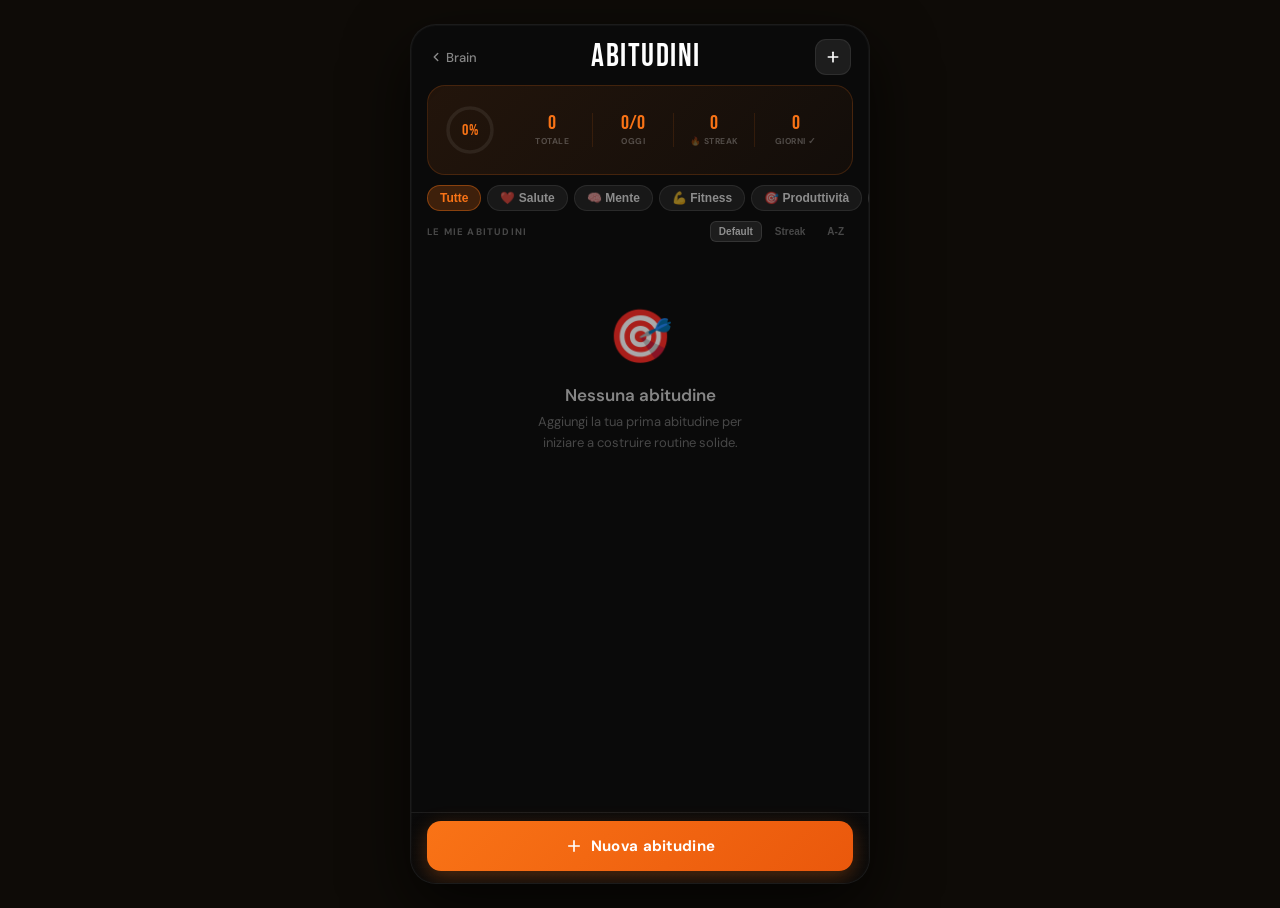
<file: apps/habits/index.html>
<!DOCTYPE html>
<html lang="it">
<head>
  <meta charset="UTF-8">
  <meta name="viewport" content="width=device-width, initial-scale=1.0">
  <title>Abitudini · Second Brain</title>
  <meta name="description" content="Traccia le tue abitudini quotidiane, visualizza le streak e costruisci routine solide.">
  <link href="https://fonts.googleapis.com/css2?family=Bebas+Neue&family=DM+Sans:ital,opsz,wght@0,9..40,400;0,9..40,500;0,9..40,600;0,9..40,700;1,9..40,400&display=swap" rel="stylesheet">

  <style>
    /* ── Reset & tokens ──────────────────────────────────────────────────── */
    *, *::before, *::after { box-sizing: border-box; margin: 0; padding: 0; }

    :root {
      --bg:    #0a0a0a;
      --s1:    #141414;
      --s2:    #1c1c1c;
      --s3:    #222;
      --bd:    rgba(255,255,255,.08);
      --bd2:   rgba(255,255,255,.13);
      --t:     #fff;
      --tm:    rgba(255,255,255,.50);
      --td:    rgba(255,255,255,.25);
      --acc:   #f97316;
      --accb:  rgba(249,115,22,.12);
      --accb2: rgba(249,115,22,.22);
      --rad:   16px;
    }

    body {
      background: #0e0b07;
      display: flex;
      align-items: center;
      justify-content: center;
      min-height: 100vh;
      font-family: 'DM Sans', sans-serif;
      padding: 24px;
    }

    /* ── Phone shell ─────────────────────────────────────────────────────── */
    .phone {
      width: 100%;
      max-width: 460px;
      height: 100vh;
      max-height: 860px;
      background: var(--bg);
      border-radius: 26px;
      border: 1px solid rgba(255,255,255,.07);
      box-shadow: 0 24px 64px rgba(0,0,0,.7), 0 0 0 1px rgba(255,255,255,.03) inset;
      position: relative;
      overflow: hidden;
      display: flex;
      flex-direction: column;
    }

    @media (max-width: 480px) {
      body { padding: 0; }
      .phone {
        max-width: 100%; height: 100vh; height: 100dvh;
        max-height: none; border: none; border-radius: 0; box-shadow: none;
      }
    }

    /* ── App body ────────────────────────────────────────────────────────── */
    .app-body { flex: 1; display: flex; flex-direction: column; overflow: hidden; }

    /* ── Nav header ──────────────────────────────────────────────────────── */
    .nh {
      padding: calc(env(safe-area-inset-top, 0px) + 14px) 18px 10px;
      display: flex; align-items: center; justify-content: space-between;
      flex-shrink: 0;
    }
    .nback {
      display: flex; align-items: center; gap: 3px;
      color: var(--tm); font-size: 13px; font-weight: 500;
      text-decoration: none; padding: 6px 0; transition: color .15s;
    }
    .nback:hover { color: var(--acc); }
    .nback svg { width: 14px; height: 14px; }
    .app-title {
      font-family: 'Bebas Neue', sans-serif;
      font-size: 32px; color: #fff;
      letter-spacing: 1.5px; line-height: 1;
    }
    .bicon {
      width: 36px; height: 36px; border-radius: 11px;
      background: rgba(255,255,255,.08); border: 1px solid rgba(255,255,255,.08);
      color: #fff; cursor: pointer;
      display: flex; align-items: center; justify-content: center;
      transition: background .15s, border-color .15s;
    }
    .bicon:hover { background: var(--accb2); border-color: rgba(249,115,22,.3); }
    .bicon svg { width: 16px; height: 16px; }

    /* ── Stats card + progress ring ──────────────────────────────────────── */
    .stats-card {
      margin: 0 16px 10px;
      background: linear-gradient(135deg, rgba(249,115,22,.1) 0%, rgba(249,115,22,.04) 100%);
      border: 1px solid rgba(249,115,22,.18);
      border-radius: 18px;
      padding: 14px 16px 14px 12px;
      display: flex;
      align-items: center;
      gap: 12px;
      flex-shrink: 0;
    }
    .stats-ring-wrap {
      position: relative; flex-shrink: 0;
      width: 60px; height: 60px;
    }
    .stats-ring-wrap svg { width: 60px; height: 60px; transform: rotate(-90deg); }
    .ring-bg { fill: none; stroke: rgba(255,255,255,.07); stroke-width: 3.5; }
    .ring-fill {
      fill: none; stroke: var(--acc); stroke-width: 3.5;
      stroke-linecap: round;
      stroke-dasharray: 138.23; /* 2π×22 */
      stroke-dashoffset: 138.23;
      transition: stroke-dashoffset .6s cubic-bezier(.4,0,.2,1);
    }
    .ring-center {
      position: absolute; inset: 0;
      display: flex; align-items: center; justify-content: center;
      font-family: 'Bebas Neue', sans-serif;
      font-size: 16px; color: var(--acc); letter-spacing: .5px;
    }
    .stats-grid {
      flex: 1;
      display: grid; grid-template-columns: repeat(4, 1fr); gap: 0;
    }
    .stat-item {
      text-align: center;
      border-right: 1px solid rgba(249,115,22,.12);
    }
    .stat-item:last-child { border-right: none; }
    .stat-val {
      font-family: 'Bebas Neue', sans-serif;
      font-size: 20px; color: var(--acc); line-height: 1;
    }
    .stat-lbl {
      font-size: 8.5px; font-weight: 700;
      color: var(--td); letter-spacing: .5px; margin-top: 3px;
      text-transform: uppercase;
    }

    /* ── Filter chips ────────────────────────────────────────────────────── */
    .filter-bar {
      display: flex; gap: 6px; padding: 0 16px 10px;
      overflow-x: auto; flex-shrink: 0;
      scrollbar-width: none;
    }
    .filter-bar::-webkit-scrollbar { display: none; }
    .filter-chip {
      flex-shrink: 0;
      padding: 5px 12px; border-radius: 20px;
      background: rgba(255,255,255,.06);
      border: 1px solid rgba(255,255,255,.08);
      color: var(--tm); font-size: 12px; font-weight: 600;
      cursor: pointer; transition: all .15s;
      white-space: nowrap;
    }
    .filter-chip.active {
      background: var(--accb2); border-color: rgba(249,115,22,.4);
      color: var(--acc);
    }
    .filter-chip:hover:not(.active) { background: rgba(255,255,255,.1); }

    /* ── Section header + sort ───────────────────────────────────────────── */
    .list-hdr {
      display: flex; align-items: center; justify-content: space-between;
      padding: 0 16px 8px; flex-shrink: 0;
    }
    .sec-lbl {
      font-size: 9.5px; font-weight: 700; letter-spacing: 1.2px;
      color: var(--td); text-transform: uppercase;
    }
    .sort-group { display: flex; gap: 4px; }
    .sort-btn {
      padding: 4px 8px; border-radius: 6px;
      background: transparent; border: 1px solid transparent;
      color: var(--td); font-size: 10px; font-weight: 600;
      cursor: pointer; transition: all .15s;
    }
    .sort-btn.active {
      background: rgba(255,255,255,.08);
      border-color: rgba(255,255,255,.1);
      color: var(--tm);
    }
    .sort-btn:hover:not(.active) { color: var(--tm); }

    /* ── Scroll ──────────────────────────────────────────────────────────── */
    .scroll {
      flex: 1; overflow-y: auto; padding: 0 16px 16px;
      scrollbar-width: none;
    }
    .scroll::-webkit-scrollbar { display: none; }

    /* ── Habit Card ──────────────────────────────────────────────────────── */
    .habit-card {
      display: flex; align-items: center; gap: 12px;
      background: var(--s1); border: 1px solid var(--bd);
      border-radius: 18px; padding: 14px 10px 14px 14px;
      margin-bottom: 10px;
      transition: background .2s, border-color .2s, transform .15s, opacity .2s;
      cursor: default;
    }
    .habit-card.done {
      border-color: rgba(249,115,22,.25);
      background: rgba(249,115,22,.05);
    }
    .habit-card.inactive {
      opacity: .55;
    }
    .habit-card.pop {
      animation: popAnim .5s cubic-bezier(.36,.07,.19,.97);
    }
    @keyframes popAnim {
      0%   { transform: scale(1); }
      25%  { transform: scale(1.035); }
      65%  { transform: scale(0.975); }
      100% { transform: scale(1); }
    }

    /* ── Check button ────────────────────────────────────────────────────── */
    .check-btn {
      width: 50px; height: 50px; border-radius: 50%;
      border: 2.5px solid var(--hcolor, var(--acc));
      background: transparent;
      display: flex; align-items: center; justify-content: center;
      cursor: pointer; flex-shrink: 0;
      transition: background .2s, transform .15s, box-shadow .2s;
      position: relative;
    }
    .habit-card.done .check-btn {
      background: var(--hcolor, var(--acc));
      box-shadow: 0 0 14px var(--hcolor, var(--acc)), 0 0 0 4px var(--accb);
    }
    .check-btn:active { transform: scale(0.88); }
    .check-btn:disabled {
      opacity: .4; cursor: not-allowed; border-style: dashed;
    }
    .check-emoji { font-size: 22px; line-height: 1; }
    .check-mark {
      position: absolute; inset: 0;
      display: flex; align-items: center; justify-content: center;
      color: #fff;
    }
    .check-mark svg { width: 18px; height: 18px; }

    /* ── Habit info ──────────────────────────────────────────────────────── */
    .habit-info { flex: 1; min-width: 0; cursor: pointer; }
    .habit-top {
      display: flex; align-items: center; gap: 7px; flex-wrap: wrap;
      margin-bottom: 5px;
    }
    .habit-name {
      font-size: 15px; font-weight: 700; color: #fff;
      white-space: nowrap; overflow: hidden; text-overflow: ellipsis;
    }
    .streak-badge {
      font-size: 10.5px; font-weight: 700;
      background: rgba(255,255,255,.06);
      border: 1px solid currentColor;
      border-radius: 6px;
      padding: 2px 7px; flex-shrink: 0;
      opacity: .85;
    }
    .inactive-label {
      font-size: 9px; font-weight: 600; color: var(--td);
      background: rgba(255,255,255,.05); border-radius: 4px;
      padding: 2px 6px; flex-shrink: 0;
    }

    /* ── Meta row (type + freq) ──────────────────────────────────────────── */
    .habit-meta {
      display: flex; gap: 6px; align-items: center; margin-bottom: 7px; flex-wrap: wrap;
    }
    .habit-type-tag, .habit-freq-tag {
      font-size: 9.5px; font-weight: 600; color: var(--td);
      background: rgba(255,255,255,.05);
      border: 1px solid rgba(255,255,255,.07);
      border-radius: 5px; padding: 2px 7px;
    }

    /* ── 7-day dots ──────────────────────────────────────────────────────── */
    .habit-dots {
      display: flex; gap: 4px; margin-bottom: 7px;
    }
    .day-dot {
      width: 13px; height: 13px; border-radius: 50%;
      background: rgba(255,255,255,.07);
      transition: background .2s, transform .15s;
    }
    .day-dot.filled { transform: scale(1.1); }

    /* ── Progress bar ────────────────────────────────────────────────────── */
    .habit-pct-wrap {
      display: flex; align-items: center; gap: 8px;
    }
    .habit-pct-bar {
      flex: 1; height: 3.5px;
      background: rgba(255,255,255,.07); border-radius: 2px; overflow: hidden;
    }
    .habit-pct-fill {
      height: 100%; border-radius: 2px;
      transition: width .5s cubic-bezier(.4,0,.2,1);
    }
    .habit-pct-lbl {
      font-size: 9.5px; color: var(--td); white-space: nowrap; flex-shrink: 0;
    }

    /* ── Delete button ───────────────────────────────────────────────────── */
    .habit-del-btn {
      width: 30px; height: 30px; border-radius: 8px;
      border: none; background: rgba(255,255,255,.04);
      color: rgba(255,100,100,.45);
      cursor: pointer; flex-shrink: 0;
      display: flex; align-items: center; justify-content: center;
      transition: background .15s, color .15s;
    }
    .habit-del-btn:hover { background: rgba(255,60,60,.14); color: rgba(255,100,100,.85); }
    .habit-del-btn svg { width: 14px; height: 14px; }

    /* ── Empty state ─────────────────────────────────────────────────────── */
    .empty-state { padding: 52px 20px; text-align: center; }
    .empty-icon  { font-size: 52px; margin-bottom: 14px; opacity: .65; }
    .empty-t     { font-size: 17px; font-weight: 600; color: var(--tm); margin-bottom: 6px; }
    .empty-s     { font-size: 13px; color: var(--td); line-height: 1.6; max-width: 240px; margin: 0 auto; }

    /* ── FAB bar ─────────────────────────────────────────────────────────── */
    .fab-bar {
      padding: 8px 16px calc(env(safe-area-inset-bottom, 0px) + 12px);
      flex-shrink: 0; border-top: 1px solid var(--bd);
      background: linear-gradient(to top, rgba(10,10,10,.95), transparent);
    }
    .fab {
      width: 100%; padding: 15px;
      background: linear-gradient(135deg, #f97316, #ea580c);
      color: #fff;
      border: none; border-radius: 14px;
      font-family: inherit; font-size: 15px; font-weight: 700;
      cursor: pointer; letter-spacing: .3px;
      transition: opacity .15s, transform .1s;
      display: flex; align-items: center; justify-content: center; gap: 8px;
      box-shadow: 0 6px 20px rgba(249,115,22,.3);
    }
    .fab:hover { opacity: .92; }
    .fab:active { transform: scale(0.98); }
    .fab svg { width: 18px; height: 18px; }

    /* ── Overlay ─────────────────────────────────────────────────────────── */
    .overlay {
      position: absolute; inset: 0;
      background: rgba(0,0,0,.65); z-index: 50;
      opacity: 0; pointer-events: none; transition: opacity .25s;
      backdrop-filter: blur(2px);
    }
    .overlay.vis { opacity: 1; pointer-events: all; }

    /* ── Sheet base ──────────────────────────────────────────────────────── */
    .sheet {
      position: absolute; bottom: 0; left: 0; right: 0;
      background: #111008;
      border-radius: 24px 24px 0 0;
      border-top: 1px solid rgba(249,115,22,.12);
      z-index: 60;
      transform: translateY(100%);
      transition: transform .34s cubic-bezier(.32,.72,0,1);
      padding: 10px 20px calc(env(safe-area-inset-bottom, 0px) + 28px);
      max-height: 90%; overflow-y: auto; scrollbar-width: none;
    }
    .sheet::-webkit-scrollbar { display: none; }
    .sheet.vis { transform: translateY(0); }
    .sh-handle {
      width: 36px; height: 4px;
      background: rgba(255,255,255,.13); border-radius: 2px;
      margin: 0 auto 18px;
    }
    .sh-title {
      font-family: 'Bebas Neue', sans-serif;
      font-size: 27px; color: #fff;
      letter-spacing: .5px; margin-bottom: 18px;
    }

    /* ── Editor sheet fields ─────────────────────────────────────────────── */
    .field-group { margin-bottom: 16px; }
    .field-lbl {
      font-size: 9.5px; font-weight: 700;
      color: var(--td); letter-spacing: 1px; margin-bottom: 7px;
      text-transform: uppercase;
    }
    .finput {
      width: 100%; padding: 12px 14px;
      background: var(--s2); border: 1px solid var(--bd);
      border-radius: 12px; color: #fff;
      font-family: inherit; font-size: 14px; outline: none;
      transition: border-color .2s;
      resize: none;
    }
    .finput:focus { border-color: rgba(249,115,22,.45); }
    .finput::placeholder { color: var(--td); }

    /* ── Type picker ─────────────────────────────────────────────────────── */
    .type-grid {
      display: grid; grid-template-columns: repeat(4, 1fr); gap: 6px;
    }
    .type-btn {
      display: flex; flex-direction: column; align-items: center; gap: 4px;
      padding: 10px 4px;
      background: rgba(255,255,255,.04); border: 2px solid transparent;
      border-radius: 12px; cursor: pointer;
      transition: background .15s, border-color .15s;
    }
    .type-btn.sel {
      border-color: var(--acc); background: var(--accb);
    }
    .type-btn:hover:not(.sel) { background: rgba(255,255,255,.08); }
    .type-emoji { font-size: 18px; line-height: 1; }
    .type-label { font-size: 9px; font-weight: 700; color: var(--tm); letter-spacing: .3px; }

    /* ── Emoji grid ──────────────────────────────────────────────────────── */
    .emoji-grid {
      display: grid; grid-template-columns: repeat(10, 1fr); gap: 5px;
    }
    .emoji-btn {
      font-size: 20px; line-height: 1;
      aspect-ratio: 1; border-radius: 10px;
      border: 2px solid transparent;
      background: rgba(255,255,255,.04);
      cursor: pointer; transition: background .15s, border-color .15s;
      display: flex; align-items: center; justify-content: center;
    }
    .emoji-btn.sel {
      border-color: var(--acc); background: var(--accb);
    }
    .emoji-btn:hover { background: rgba(255,255,255,.1); }

    /* ── Color grid ──────────────────────────────────────────────────────── */
    .color-grid {
      display: flex; gap: 10px; flex-wrap: wrap;
    }
    .color-dot {
      width: 32px; height: 32px; border-radius: 50%;
      border: 3px solid transparent;
      cursor: pointer; transition: transform .15s, border-color .15s;
      display: flex; align-items: center; justify-content: center;
    }
    .color-dot.sel { border-color: #fff; transform: scale(1.18); }
    .color-dot svg { width: 14px; height: 14px; }

    /* ── Frequency picker ────────────────────────────────────────────────── */
    .freq-group { display: flex; gap: 8px; }
    .freq-btn {
      flex: 1; padding: 10px;
      background: rgba(255,255,255,.05); border: 2px solid transparent;
      border-radius: 10px; color: var(--tm);
      font-family: inherit; font-size: 13px; font-weight: 600;
      cursor: pointer; transition: all .15s;
    }
    .freq-btn.sel {
      background: var(--accb); border-color: var(--acc); color: var(--acc);
    }

    /* ── Days pills ──────────────────────────────────────────────────────── */
    #days-row {
      display: none; gap: 6px; flex-wrap: wrap; margin-top: 10px;
    }
    .day-pill {
      width: 36px; height: 36px; border-radius: 50%;
      background: rgba(255,255,255,.05); border: 2px solid rgba(255,255,255,.1);
      color: var(--tm); font-size: 12px; font-weight: 700;
      cursor: pointer; transition: all .15s;
      display: flex; align-items: center; justify-content: center;
    }
    .day-pill.sel {
      background: var(--accb); border-color: var(--acc); color: var(--acc);
    }

    /* ── Save button ─────────────────────────────────────────────────────── */
    .btn-save {
      width: 100%; padding: 14px;
      background: linear-gradient(135deg, #f97316, #ea580c); color: #fff;
      border: none; border-radius: 12px;
      font-family: inherit; font-size: 15px; font-weight: 700;
      cursor: pointer; margin-top: 10px;
      transition: opacity .15s; letter-spacing: .3px;
      box-shadow: 0 4px 16px rgba(249,115,22,.3);
    }
    .btn-save:hover { opacity: .9; }

    /* ── Delete confirm sheet ────────────────────────────────────────────── */
    .del-msg {
      font-size: 14px; color: var(--tm);
      line-height: 1.55; margin-bottom: 18px;
    }
    .del-msg strong { color: #fff; }
    .btn-del-confirm {
      width: 100%; padding: 14px;
      background: rgba(255,60,60,.1);
      border: 1px solid rgba(255,80,80,.25);
      border-radius: 12px; color: #ff7070;
      font-family: inherit; font-size: 15px; font-weight: 700;
      cursor: pointer; margin-bottom: 8px;
      transition: background .15s;
    }
    .btn-del-confirm:hover { background: rgba(255,60,60,.22); }
    .btn-cancel {
      width: 100%; padding: 13px;
      background: rgba(255,255,255,.05);
      border: 1px solid var(--bd);
      border-radius: 12px; color: var(--tm);
      font-family: inherit; font-size: 14px; font-weight: 600;
      cursor: pointer; transition: background .15s;
    }
    .btn-cancel:hover { background: rgba(255,255,255,.09); }

    /* ── Detail sheet ────────────────────────────────────────────────────── */
    .detail-hero {
      display: flex; align-items: center; gap: 14px; margin-bottom: 16px;
    }
    .detail-emoji-big { font-size: 44px; line-height: 1; }
    .detail-title-block { flex: 1; min-width: 0; }
    .detail-title-name {
      font-family: 'Bebas Neue', sans-serif;
      font-size: 28px; color: #fff; letter-spacing: .5px; line-height: 1;
    }
    .detail-type-row {
      display: flex; gap: 6px; margin-top: 5px; flex-wrap: wrap;
    }
    .detail-tag {
      font-size: 10px; font-weight: 600; color: var(--td);
      background: rgba(255,255,255,.06); border: 1px solid rgba(255,255,255,.08);
      border-radius: 6px; padding: 3px 8px;
    }
    .detail-stats-grid {
      display: grid; grid-template-columns: repeat(2, 1fr); gap: 8px;
      margin-bottom: 16px;
    }
    .detail-stat {
      background: var(--s1); border: 1px solid var(--bd);
      border-radius: 14px; padding: 12px 14px; text-align: center;
      transition: border-color .2s;
    }
    .detail-stat:hover { border-color: var(--bd2); }
    .detail-stat-val {
      font-family: 'Bebas Neue', sans-serif;
      font-size: 28px; color: var(--acc); line-height: 1;
    }
    .detail-stat-lbl {
      font-size: 9.5px; font-weight: 700;
      color: var(--td); letter-spacing: .6px; margin-top: 3px;
    }

    /* ── Heatmap ─────────────────────────────────────────────────────────── */
    .detail-hdr {
      font-size: 9.5px; font-weight: 700; color: var(--td);
      letter-spacing: 1px; margin-bottom: 8px; text-transform: uppercase;
    }
    .heatmap-days-header {
      display: grid; grid-template-columns: repeat(7, 1fr); gap: 4px;
      margin-bottom: 4px;
    }
    .heatmap-day-label {
      font-size: 8.5px; font-weight: 700; color: var(--td);
      text-align: center; letter-spacing: .5px;
    }
    .heatmap-grid {
      display: grid; grid-template-columns: repeat(7, 1fr); gap: 4px;
      margin-bottom: 16px;
    }
    .heat-cell {
      aspect-ratio: 1; border-radius: 6px;
      background: rgba(255,255,255,.06);
      cursor: pointer;
      transition: background .2s, transform .15s, box-shadow .2s;
    }
    .heat-cell:hover { transform: scale(1.15); }
    .heat-cell.today {
      outline: 1.5px solid rgba(255,255,255,.3);
      outline-offset: 1px;
    }
    .heat-cell.filled { opacity: 1; }

    /* ── Detail note ─────────────────────────────────────────────────────── */
    .detail-note {
      background: rgba(255,255,255,.04); border: 1px solid rgba(255,255,255,.08);
      border-radius: 12px; padding: 12px 14px;
      font-size: 13px; color: var(--tm);
      line-height: 1.6; margin-bottom: 14px;
      display: flex; gap: 10px; align-items: flex-start;
    }
    .detail-note-icon { font-size: 16px; flex-shrink: 0; margin-top: 1px; }

    .btn-edit-habit {
      width: 100%; padding: 13px;
      background: rgba(255,255,255,.06);
      border: 1px solid rgba(255,255,255,.1);
      border-radius: 12px; color: #fff;
      font-family: inherit; font-size: 14px; font-weight: 600;
      cursor: pointer; transition: background .15s;
    }
    .btn-edit-habit:hover { background: rgba(255,255,255,.1); }

    /* ── Toast ───────────────────────────────────────────────────────────── */
    .toast {
      position: absolute; bottom: 90px; left: 50%;
      transform: translateX(-50%) translateY(12px);
      background: rgba(30,30,30,.95);
      border: 1px solid rgba(255,255,255,.1);
      backdrop-filter: blur(8px);
      color: #fff;
      padding: 11px 20px; border-radius: 14px;
      font-size: 13px; font-weight: 600;
      opacity: 0; pointer-events: none;
      transition: opacity .2s, transform .2s;
      z-index: 200; white-space: nowrap;
    }
    .toast.vis { opacity: 1; transform: translateX(-50%) translateY(0); }

    /* ── Particles ───────────────────────────────────────────────────────── */
    .particle {
      position: absolute; width: 7px; height: 7px; border-radius: 50%;
      pointer-events: none; z-index: 300;
      animation: particleFly .7s ease-out forwards;
    }
    @keyframes particleFly {
      0%   { transform: translate(0,0) scale(1); opacity: 1; }
      100% { transform: translate(var(--dx), var(--dy)) scale(0.3); opacity: 0; }
    }
  </style>
</head>
<body>

<div class="phone">

  <div class="toast" id="toast"></div>

  <div class="app-body">

    <!-- Nav header -->
    <div class="nh">
      <a class="nback" href="../../index.html">
        <svg viewBox="0 0 24 24" fill="none" stroke="currentColor" stroke-width="2.5" stroke-linecap="round" stroke-linejoin="round">
          <polyline points="15 18 9 12 15 6"/>
        </svg>
        Brain
      </a>
      <span class="app-title">Abitudini</span>
      <button type="button" class="bicon" onclick="openEditorSheet()" title="Nuova abitudine" aria-label="Aggiungi abitudine">
        <svg viewBox="0 0 24 24" fill="none" stroke="currentColor" stroke-width="2.5" stroke-linecap="round">
          <line x1="12" y1="5" x2="12" y2="19"/><line x1="5" y1="12" x2="19" y2="12"/>
        </svg>
      </button>
    </div>

    <!-- Stats card -->
    <div class="stats-card">
      <div class="stats-ring-wrap">
        <svg viewBox="0 0 60 60">
          <circle class="ring-bg" cx="30" cy="30" r="22"/>
          <circle class="ring-fill" id="progress-ring-fill" cx="30" cy="30" r="22"/>
        </svg>
        <div class="ring-center" id="progress-pct-label">0%</div>
      </div>
      <div class="stats-grid">
        <div class="stat-item">
          <div class="stat-val" id="stat-total">0</div>
          <div class="stat-lbl">Totale</div>
        </div>
        <div class="stat-item">
          <div class="stat-val" id="stat-today">0/0</div>
          <div class="stat-lbl">Oggi</div>
        </div>
        <div class="stat-item">
          <div class="stat-val" id="stat-streak">0</div>
          <div class="stat-lbl">🔥 Streak</div>
        </div>
        <div class="stat-item">
          <div class="stat-val" id="stat-perfect">0</div>
          <div class="stat-lbl">Giorni ✓</div>
        </div>
      </div>
    </div>

    <!-- Filter chips -->
    <div class="filter-bar">
      <button class="filter-chip active" data-type="all">Tutte</button>
      <button class="filter-chip" data-type="health">❤️ Salute</button>
      <button class="filter-chip" data-type="mind">🧠 Mente</button>
      <button class="filter-chip" data-type="fitness">💪 Fitness</button>
      <button class="filter-chip" data-type="work">🎯 Produttività</button>
      <button class="filter-chip" data-type="social">👥 Sociale</button>
      <button class="filter-chip" data-type="creative">🎨 Creatività</button>
      <button class="filter-chip" data-type="other">✨ Altro</button>
    </div>

    <!-- List header + sort -->
    <div class="list-hdr">
      <span class="sec-lbl">Le mie abitudini</span>
      <div class="sort-group">
        <button class="sort-btn active" data-sort="default">Default</button>
        <button class="sort-btn" data-sort="streak">Streak</button>
        <button class="sort-btn" data-sort="name">A-Z</button>
      </div>
    </div>

    <!-- Habit list -->
    <div class="scroll">
      <div id="habit-list"></div>
    </div>

    <!-- FAB -->
    <div class="fab-bar">
      <button type="button" class="fab" onclick="openEditorSheet()" id="btn-add-habit">
        <svg viewBox="0 0 24 24" fill="none" stroke="currentColor" stroke-width="2.2" stroke-linecap="round" stroke-linejoin="round">
          <path d="M12 5v14M5 12h14"/>
        </svg>
        Nuova abitudine
      </button>
    </div>
  </div><!-- /app-body -->

  <!-- Overlay -->
  <div class="overlay" id="overlay"></div>

  <!-- ── Sheet: Editor abitudine ────────────────────────────────────────── -->
  <div class="sheet" id="sh-editor">
    <div class="sh-handle"></div>
    <div class="sh-title" id="sh-editor-title">Nuova Abitudine</div>

    <div class="field-group">
      <div class="field-lbl">Nome</div>
      <input type="text" id="ed-name" class="finput" placeholder="Es. Correre, Meditare, Leggere…" autocomplete="off">
    </div>

    <div class="field-group">
      <div class="field-lbl">Tipo</div>
      <div class="type-grid" id="type-grid"></div>
    </div>

    <div class="field-group">
      <div class="field-lbl">Icona</div>
      <div class="emoji-grid" id="emoji-grid"></div>
    </div>

    <div class="field-group">
      <div class="field-lbl">Colore</div>
      <div class="color-grid" id="color-grid"></div>
    </div>

    <div class="field-group">
      <div class="field-lbl">Frequenza</div>
      <div class="freq-group">
        <button type="button" class="freq-btn sel" id="freq-daily" onclick="selectFreq('daily')">📅 Ogni giorno</button>
        <button type="button" class="freq-btn" id="freq-weekly" onclick="selectFreq('weekly')">📆 Giorni specifici</button>
      </div>
      <div id="days-row">
        <div id="days-picker"></div>
      </div>
    </div>

    <div class="field-group">
      <div class="field-lbl">Motivazione / Nota</div>
      <textarea id="ed-note" class="finput" rows="2" placeholder="Perché è importante per te?" autocomplete="off"></textarea>
    </div>

    <button type="button" class="btn-save" id="btn-save-habit" onclick="saveHabit()">Aggiungi</button>
  </div>

  <!-- ── Sheet: Elimina conferma ─────────────────────────────────────────── -->
  <div class="sheet" id="sh-delete">
    <div class="sh-handle"></div>
    <div class="sh-title">Elimina Abitudine</div>
    <p class="del-msg">Vuoi davvero eliminare <strong id="del-habit-name"></strong>?<br>Perderai tutto lo storico dei completamenti.</p>
    <button type="button" class="btn-del-confirm" id="btn-confirm-del">Elimina</button>
    <button type="button" class="btn-cancel" onclick="closeSheet()">Annulla</button>
  </div>

  <!-- ── Sheet: Dettaglio abitudine ─────────────────────────────────────── -->
  <div class="sheet" id="sh-detail" style="max-height:93%">
    <div class="sh-handle"></div>
    <div class="detail-hero">
      <span class="detail-emoji-big" id="detail-emoji">🎯</span>
      <div class="detail-title-block">
        <div class="detail-title-name" id="detail-name"></div>
        <div class="detail-type-row">
          <span class="detail-tag" id="detail-type"></span>
          <span class="detail-tag" id="detail-freq"></span>
        </div>
      </div>
    </div>

    <div class="detail-stats-grid">
      <div class="detail-stat">
        <div class="detail-stat-val" id="detail-streak">0</div>
        <div class="detail-stat-lbl">🔥 Streak attuale</div>
      </div>
      <div class="detail-stat">
        <div class="detail-stat-val" id="detail-max">0</div>
        <div class="detail-stat-lbl">🏆 Record streak</div>
      </div>
      <div class="detail-stat">
        <div class="detail-stat-val" id="detail-total">0</div>
        <div class="detail-stat-lbl">📅 Giorni totali</div>
      </div>
      <div class="detail-stat">
        <div class="detail-stat-val" id="detail-pct">0%</div>
        <div class="detail-stat-lbl">📊 Questo mese</div>
      </div>
    </div>

    <div id="detail-note-area"></div>

    <div class="detail-hdr">Ultime 4 settimane</div>
    <div class="heatmap-days-header">
      <div class="heatmap-day-label">L</div>
      <div class="heatmap-day-label">M</div>
      <div class="heatmap-day-label">M</div>
      <div class="heatmap-day-label">G</div>
      <div class="heatmap-day-label">V</div>
      <div class="heatmap-day-label">S</div>
      <div class="heatmap-day-label">D</div>
    </div>
    <div class="heatmap-grid" id="detail-heatmap"></div>

    <button type="button" class="btn-edit-habit" id="btn-edit-habit">✏️ Modifica abitudine</button>
  </div>

</div><!-- /phone -->

<script src="js/core/constants.js"></script>
<script src="js/core/utils.js"></script>
<script src="js/data/store.js"></script>
<script src="js/services/habitsService.js"></script>
<script src="js/ui/shared.js"></script>
<script src="js/ui/habitView.js"></script>
<script src="js/ui/editorView.js"></script>
<script src="js/ui/bootstrap.js"></script>

</body>
</html>
</file>
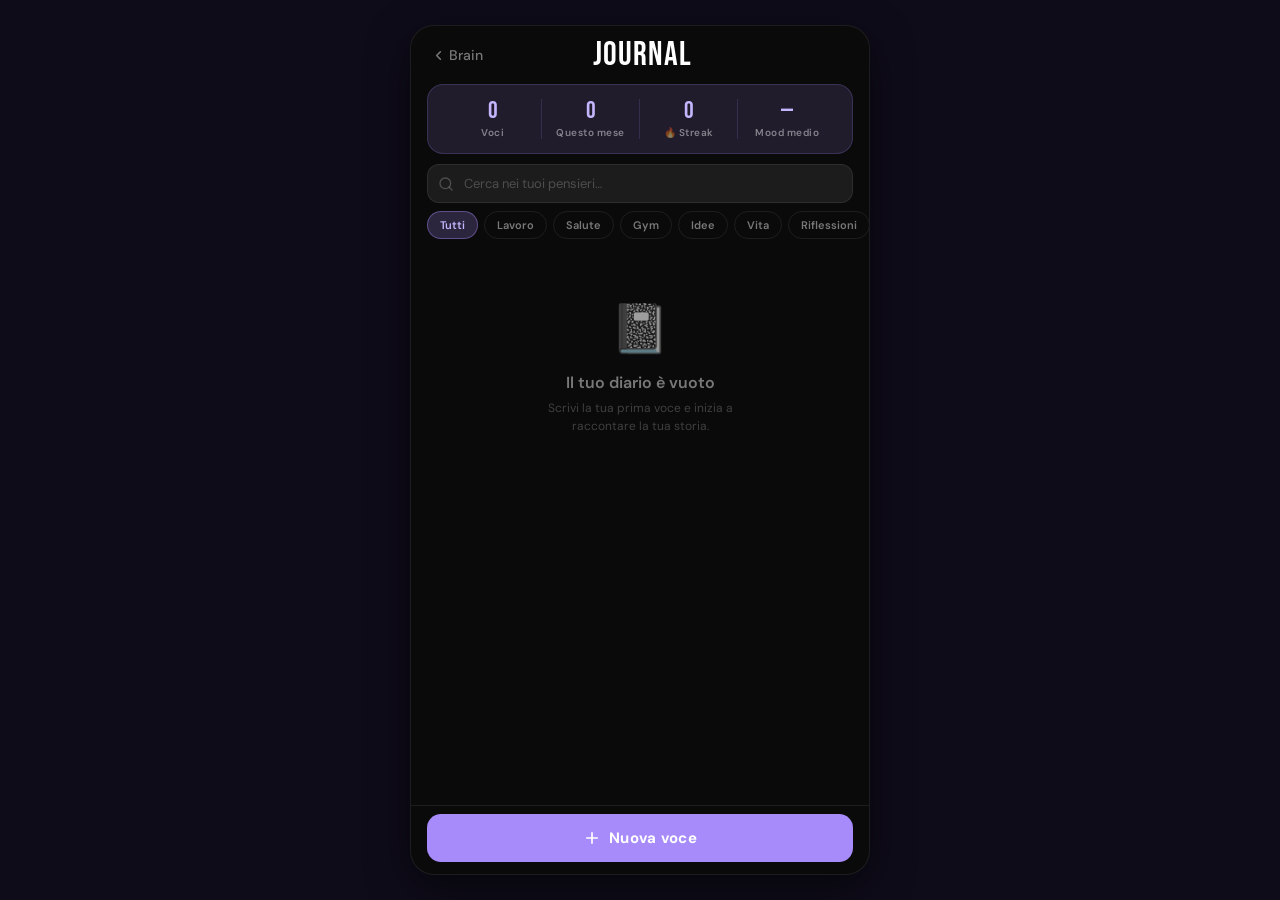
<file: apps/journal/index.html>
<!DOCTYPE html>
<html lang="it">
<head>
  <meta charset="UTF-8">
  <meta name="viewport" content="width=device-width, initial-scale=1.0">
  <title>Journal · Second Brain</title>
  <meta name="description" content="Il tuo diario personale digitale — pensieri, ricordi e mood giornalieri.">
  <link href="https://fonts.googleapis.com/css2?family=Bebas+Neue&family=DM+Sans:wght@400;500;600;700&display=swap" rel="stylesheet">

  <style>
    /* ── Reset & tokens ─────────────────────────────────────────────────── */
    *, *::before, *::after { box-sizing: border-box; margin: 0; padding: 0; }

    :root {
      --bg:   #0a0a0a;
      --s1:   #141414;
      --s2:   #1c1c1c;
      --s3:   #242424;
      --bd:   rgba(255,255,255,.08);
      --bd2:  rgba(255,255,255,.05);
      --t:    #fff;
      --tm:   rgba(255,255,255,.45);
      --td:   rgba(255,255,255,.22);
      --acc:  #a78bfa;         /* viola — identità Journal */
      --acc2: #c4b5fd;         /* viola chiaro */
      --accb: rgba(167,139,250,.14);
      --accb2:rgba(167,139,250,.22);
      --del:  rgba(255,90,90,.75);
    }

    body {
      background: #0f0c1a;
      display: flex;
      align-items: center;
      justify-content: center;
      min-height: 100vh;
      font-family: 'DM Sans', sans-serif;
      padding: 24px;
    }

    /* ── Phone frame ─────────────────────────────────────────────────────── */
    .phone {
      width: 100%;
      max-width: 460px;
      height: 100vh;
      max-height: 850px;
      background: var(--bg);
      border-radius: 24px;
      border: 1px solid var(--bd);
      box-shadow: 0 12px 40px rgba(0, 0, 0, 0.6);
      position: relative;
      overflow: hidden;
      display: flex;
      flex-direction: column;
    }

    /* ── Notch ───────────────────────────────────────────────────────────── */
    .notch {
      display: none;
    }

    /* ── Status bar ──────────────────────────────────────────────────────── */
    .sb {
      display: none;
    }
    .sb-t { display: none; }
    .sb-i { display: none; }

    /* ── App body ────────────────────────────────────────────────────────── */
    .app-body { flex: 1; display: flex; flex-direction: column; overflow: hidden; }

    /* ── Nav header ──────────────────────────────────────────────────────── */
    .nh {
      padding: calc(env(safe-area-inset-top, 0px) + 12px) 20px 10px;
      display: flex;
      align-items: center;
      justify-content: space-between;
      flex-shrink: 0;
    }

    @media (max-width: 480px) {
      body { padding: 0; }
      .phone {
        max-width: 100%;
        height: 100vh;
        height: 100dvh;
        max-height: none;
        border: none;
        border-radius: 0;
        box-shadow: none;
      }
    }
    .nback {
      display: flex; align-items: center; gap: 3px;
      color: var(--tm); font-size: 14px; font-weight: 500;
      text-decoration: none; padding: 6px 0;
      transition: color .15s;
    }
    .nback:hover { color: var(--acc); }
    .nback svg { width: 15px; height: 15px; }
    .app-title {
      font-family: 'Bebas Neue', sans-serif;
      font-size: 34px; color: #fff;
      letter-spacing: 1px; line-height: 1;
    }

    /* ── Stats card ──────────────────────────────────────────────────────── */
    .stats-card {
      margin: 2px 16px 10px;
      background: var(--accb);
      border: 1px solid rgba(167,139,250,.2);
      border-radius: 16px;
      padding: 14px 16px;
      display: grid;
      grid-template-columns: repeat(4, 1fr);
      gap: 0;
      flex-shrink: 0;
    }
    .stat-item {
      text-align: center;
      border-right: 1px solid rgba(167,139,250,.15);
    }
    .stat-item:last-child { border-right: none; }
    .stat-val {
      font-family: 'Bebas Neue', sans-serif;
      font-size: 24px; color: var(--acc2); line-height: 1;
    }
    .stat-lbl {
      font-size: 10px; font-weight: 600;
      color: var(--tm); letter-spacing: .5px; margin-top: 3px;
    }

    /* ── Search ──────────────────────────────────────────────────────────── */
    .search-wrap {
      padding: 0 16px 8px;
      flex-shrink: 0;
    }
    .search-box {
      width: 100%;
      background: var(--s2);
      border: 1px solid var(--bd);
      border-radius: 12px;
      padding: 10px 14px 10px 36px;
      color: #fff;
      font-family: inherit;
      font-size: 13px;
      outline: none;
      transition: border-color .2s;
    }
    .search-box::placeholder { color: var(--td); }
    .search-box:focus { border-color: rgba(167,139,250,.4); }
    .search-wrap-inner { position: relative; }
    .search-icon {
      position: absolute;
      left: 11px; top: 50%;
      transform: translateY(-50%);
      width: 16px; height: 16px;
      color: var(--td);
      pointer-events: none;
    }

    /* ── Tag filters ─────────────────────────────────────────────────────── */
    .tag-filter-row {
      display: flex;
      gap: 6px;
      padding: 0 16px 10px;
      overflow-x: auto;
      scrollbar-width: none;
      flex-shrink: 0;
    }
    .tag-filter-row::-webkit-scrollbar { display: none; }
    .tag-filter-btn {
      flex-shrink: 0;
      padding: 6px 12px;
      border-radius: 20px;
      border: 1px solid var(--bd);
      background: transparent;
      color: var(--tm);
      font-family: inherit;
      font-size: 11px;
      font-weight: 600;
      cursor: pointer;
      transition: all .15s;
    }
    .tag-filter-btn.active {
      background: var(--accb2);
      border-color: rgba(167,139,250,.4);
      color: var(--acc2);
    }

    /* ── Scroll area ─────────────────────────────────────────────────────── */
    .scroll {
      flex: 1;
      overflow-y: auto;
      padding: 0 16px 16px;
      scrollbar-width: none;
    }
    .scroll::-webkit-scrollbar { display: none; }

    /* ── Entry card ──────────────────────────────────────────────────────── */
    .entry-card {
      background: var(--s1);
      border: 1px solid var(--bd);
      border-radius: 16px;
      margin-bottom: 10px;
      overflow: hidden;
      cursor: pointer;
      transition: background .15s, transform .12s, border-color .15s;
    }
    .entry-card:hover { background: var(--s2); border-color: rgba(167,139,250,.2); }
    .entry-card:active { transform: scale(0.985); }

    .entry-photo {
      width: 100%;
      height: 140px;
      background-size: cover;
      background-position: center;
      background-color: var(--s2);
    }

    .entry-body-wrap { padding: 12px 14px 14px; }

    .entry-top {
      display: flex;
      align-items: center;
      justify-content: space-between;
      margin-bottom: 6px;
    }
    .entry-mood { font-size: 18px; line-height: 1; }
    .entry-date { font-size: 11px; color: var(--td); font-weight: 500; }

    .entry-title {
      font-size: 15px;
      font-weight: 700;
      color: #fff;
      margin-bottom: 4px;
      line-height: 1.3;
    }
    .entry-snippet {
      font-size: 12px;
      color: var(--tm);
      line-height: 1.45;
      margin-bottom: 6px;
    }

    .entry-tags { display: flex; flex-wrap: wrap; gap: 4px; margin-top: 6px; }
    .entry-tag {
      padding: 3px 8px;
      border-radius: 8px;
      background: var(--accb);
      border: 1px solid rgba(167,139,250,.18);
      color: var(--acc2);
      font-size: 10px;
      font-weight: 600;
    }

    /* ── Empty state ─────────────────────────────────────────────────────── */
    .empty-state {
      padding: 48px 20px;
      text-align: center;
    }
    .empty-icon { font-size: 48px; margin-bottom: 12px; opacity: .6; }
    .empty-t { font-size: 16px; font-weight: 600; color: var(--tm); margin-bottom: 6px; }
    .empty-s { font-size: 12px; color: var(--td); line-height: 1.5; max-width: 220px; margin: 0 auto; }

    /* ── FAB ─────────────────────────────────────────────────────────────── */
    .fab-bar {
      padding: 8px 16px calc(env(safe-area-inset-bottom, 0px) + 12px);
      flex-shrink: 0;
      border-top: 1px solid var(--bd);
    }
    .fab {
      width: 100%;
      padding: 14px;
      background: var(--acc);
      color: #fff;
      border: none;
      border-radius: 14px;
      font-family: inherit;
      font-size: 15px;
      font-weight: 700;
      cursor: pointer;
      letter-spacing: .3px;
      transition: background .15s, transform .1s;
      display: flex;
      align-items: center;
      justify-content: center;
      gap: 8px;
    }
    .fab:hover { background: #9370f0; }
    .fab:active { transform: scale(0.98); }
    .fab svg { width: 18px; height: 18px; }

    /* ── Overlay ─────────────────────────────────────────────────────────── */
    .overlay {
      position: absolute; inset: 0;
      background: rgba(0,0,0,.6);
      z-index: 50;
      opacity: 0; pointer-events: none;
      transition: opacity .25s;
    }
    .overlay.vis { opacity: 1; pointer-events: all; }

    /* ── Sheet ───────────────────────────────────────────────────────────── */
    .sheet {
      position: absolute;
      bottom: 0; left: 0; right: 0;
      background: #111118;
      border-radius: 22px 22px 0 0;
      border-top: 1px solid rgba(167,139,250,.15);
      z-index: 60;
      transform: translateY(100%);
      transition: transform .32s cubic-bezier(.32,.72,0,1);
      padding: 10px 20px calc(env(safe-area-inset-bottom, 0px) + 24px);
      max-height: 92%;
      overflow-y: auto;
      scrollbar-width: none;
    }
    .sheet::-webkit-scrollbar { display: none; }
    .sheet.vis { transform: translateY(0); }

    .sh-handle {
      width: 34px; height: 4px;
      background: rgba(255,255,255,.15);
      border-radius: 2px;
      margin: 0 auto 16px;
    }

    .sh-title {
      font-family: 'Bebas Neue', sans-serif;
      font-size: 26px; color: #fff;
      letter-spacing: .5px; margin-bottom: 16px;
    }

    /* ── Editor fields ───────────────────────────────────────────────────── */
    .field-lbl {
      font-size: 10px;
      font-weight: 700;
      color: var(--td);
      letter-spacing: .8px;
      margin-bottom: 6px;
    }
    .field-group { margin-bottom: 14px; }

    .finput {
      width: 100%;
      padding: 11px 13px;
      background: var(--s2);
      border: 1px solid var(--bd);
      border-radius: 11px;
      color: #fff;
      font-family: inherit;
      font-size: 13px;
      outline: none;
      transition: border-color .2s;
    }
    .finput:focus { border-color: rgba(167,139,250,.45); }
    .finput.body-area {
      resize: none;
      min-height: 90px;
      line-height: 1.5;
    }

    /* ── Mood picker ─────────────────────────────────────────────────────── */
    .mood-row {
      display: flex;
      gap: 8px;
      justify-content: space-between;
    }
    .mood-btn {
      flex: 1;
      display: flex;
      flex-direction: column;
      align-items: center;
      gap: 4px;
      padding: 10px 4px;
      border-radius: 12px;
      border: 1px solid var(--bd);
      background: var(--s2);
      cursor: pointer;
      transition: all .15s;
    }
    .mood-btn .mood-em { font-size: 20px; line-height: 1; }
    .mood-btn .mood-lbl { font-size: 9px; color: var(--td); font-weight: 600; font-family: 'DM Sans', sans-serif; }
    .mood-btn.active {
      background: var(--accb2);
      border-color: rgba(167,139,250,.4);
    }
    .mood-btn.active .mood-lbl { color: var(--acc2); }

    /* ── Tag selector ────────────────────────────────────────────────────── */
    .tag-row {
      display: flex;
      flex-wrap: wrap;
      gap: 6px;
    }
    .tag-btn {
      padding: 6px 12px;
      border-radius: 10px;
      border: 1px solid var(--bd);
      background: var(--s2);
      color: var(--tm);
      font-family: inherit;
      font-size: 11px;
      font-weight: 600;
      cursor: pointer;
      transition: all .15s;
    }
    .tag-btn.active {
      background: var(--accb2);
      border-color: rgba(167,139,250,.4);
      color: var(--acc2);
    }

    /* ── Photo upload area ───────────────────────────────────────────────── */
    #photo-preview { margin-bottom: 14px; }

    .photo-upload-btn {
      display: flex;
      align-items: center;
      gap: 10px;
      padding: 12px 16px;
      background: var(--s2);
      border: 1px dashed rgba(167,139,250,.3);
      border-radius: 12px;
      color: var(--tm);
      font-size: 13px;
      font-weight: 500;
      cursor: pointer;
      transition: all .15s;
    }
    .photo-upload-btn:hover { border-color: rgba(167,139,250,.6); color: var(--acc2); }
    .photo-upload-btn svg { width: 20px; height: 20px; flex-shrink: 0; }

    .photo-prev-wrap {
      position: relative;
      border-radius: 12px;
      overflow: hidden;
      border: 1px solid rgba(167,139,250,.25);
    }
    .photo-prev-img {
      width: 100%;
      max-height: 180px;
      object-fit: cover;
      display: block;
    }
    .photo-prev-remove {
      position: absolute;
      top: 8px; right: 8px;
      width: 28px; height: 28px;
      border-radius: 50%;
      background: rgba(0,0,0,.65);
      border: none;
      color: #fff;
      font-size: 13px;
      cursor: pointer;
      display: flex;
      align-items: center;
      justify-content: center;
      transition: background .15s;
    }
    .photo-prev-remove:hover { background: rgba(255,80,80,.75); }

    /* ── Sheet action buttons ────────────────────────────────────────────── */
    .sh-actions { display: flex; flex-direction: column; gap: 8px; margin-top: 8px; }
    .btn-save {
      width: 100%;
      padding: 14px;
      background: var(--acc);
      color: #fff;
      border: none;
      border-radius: 12px;
      font-family: inherit;
      font-size: 15px;
      font-weight: 700;
      cursor: pointer;
      transition: background .15s;
    }
    .btn-save:hover { background: #9370f0; }
    .btn-delete {
      width: 100%;
      padding: 12px;
      background: rgba(255,90,90,.1);
      border: 1px solid rgba(255,90,90,.25);
      border-radius: 12px;
      color: #ff7070;
      font-family: inherit;
      font-size: 14px;
      font-weight: 600;
      cursor: pointer;
      transition: all .15s;
      display: none;
    }
    .btn-delete:hover { background: rgba(255,90,90,.2); }

    /* ── Toast ───────────────────────────────────────────────────────────── */
    .toast {
      position: absolute;
      bottom: 88px; left: 50%;
      transform: translateX(-50%) translateY(10px);
      background: #fff;
      color: #0a0a0a;
      padding: 11px 20px;
      border-radius: 12px;
      font-size: 13px;
      font-weight: 600;
      opacity: 0;
      pointer-events: none;
      transition: opacity .25s, transform .25s;
      z-index: 200;
      white-space: nowrap;
    }
    .toast.vis { opacity: 1; transform: translateX(-50%) translateY(0); }

    /* ── Scrollbar on sheet ──────────────────────────────────────────────── */
    .sheet::-webkit-scrollbar { display: none; }
  </style>
</head>
<body>

<div class="phone">
  <div class="notch"></div>

  <!-- Status bar -->
  <div class="sb">
    <span class="sb-t" id="sb-time">9:41</span>
    <div class="sb-i">
      <svg viewBox="0 0 24 24" fill="none" stroke="currentColor" style="width:14px;height:14px">
        <path d="M1.5 8.5a13 13 0 0 1 21 0M5 12a10 10 0 0 1 14 0M8.5 15.5a6 6 0 0 1 7 0M12 19h.01" stroke-width="2" stroke-linecap="round"/>
      </svg>
      <span>5G</span>
      <svg viewBox="0 0 24 24" style="width:18px;height:14px">
        <rect x="2" y="7" width="16" height="10" rx="2" stroke="currentColor" stroke-width="1.5" fill="none"/>
        <rect x="3" y="8" width="11" height="8" rx="1" fill="currentColor"/>
        <path d="M20 10v4" stroke="currentColor" stroke-width="2" stroke-linecap="round"/>
      </svg>
    </div>
  </div>

  <div class="toast" id="toast"></div>

  <!-- App body -->
  <div class="app-body">

    <!-- Nav header -->
    <div class="nh">
      <a class="nback" href="../../index.html">
        <svg viewBox="0 0 24 24" fill="none" stroke="currentColor" stroke-width="2.5" stroke-linecap="round" stroke-linejoin="round">
          <polyline points="15 18 9 12 15 6"/>
        </svg>
        Brain
      </a>
      <span class="app-title">Journal</span>
      <div style="width:48px"></div><!-- spacer -->
    </div>

    <!-- Stats card -->
    <div class="stats-card">
      <div class="stat-item">
        <div class="stat-val" id="stat-total">0</div>
        <div class="stat-lbl">Voci</div>
      </div>
      <div class="stat-item">
        <div class="stat-val" id="stat-month">0</div>
        <div class="stat-lbl">Questo mese</div>
      </div>
      <div class="stat-item">
        <div class="stat-val" id="stat-streak">0</div>
        <div class="stat-lbl">🔥 Streak</div>
      </div>
      <div class="stat-item">
        <div class="stat-val" id="stat-mood">—</div>
        <div class="stat-lbl">Mood medio</div>
      </div>
    </div>

    <!-- Search -->
    <div class="search-wrap">
      <div class="search-wrap-inner">
        <svg class="search-icon" viewBox="0 0 24 24" fill="none" stroke="currentColor" stroke-width="2" stroke-linecap="round">
          <circle cx="11" cy="11" r="8"/><line x1="21" y1="21" x2="16.65" y2="16.65"/>
        </svg>
        <input
          type="search"
          id="search-input"
          class="search-box"
          placeholder="Cerca nei tuoi pensieri…"
          oninput="onSearch(this.value)"
          autocomplete="off"
        >
      </div>
    </div>

    <!-- Tag filter chips -->
    <div class="tag-filter-row" id="tag-filter-row"></div>

    <!-- Entry list -->
    <div class="scroll">
      <div id="entry-list"></div>
    </div>

    <!-- FAB -->
    <div class="fab-bar">
      <button class="fab" onclick="openEditorSheet()" id="btn-new-entry">
        <svg viewBox="0 0 24 24" fill="none" stroke="currentColor" stroke-width="2.2" stroke-linecap="round" stroke-linejoin="round">
          <path d="M12 5v14M5 12h14"/>
        </svg>
        Nuova voce
      </button>
    </div>
  </div><!-- /app-body -->

  <!-- Overlay -->
  <div class="overlay" id="overlay"></div>

  <!-- ── Editor Sheet ─────────────────────────────────────── -->
  <div class="sheet" id="sh-editor">
    <div class="sh-handle"></div>
    <div class="sh-title" id="sh-editor-title">Nuova voce</div>

    <!-- Foto ricordo -->
    <div class="field-group">
      <div class="field-lbl">FOTO RICORDO</div>
      <div id="photo-preview"></div>
    </div>

    <!-- Titolo -->
    <div class="field-group">
      <div class="field-lbl">TITOLO (opzionale)</div>
      <input
        type="text"
        id="ed-title"
        class="finput"
        placeholder="Un titolo per questo momento…"
        autocomplete="off"
      >
    </div>

    <!-- Testo -->
    <div class="field-group">
      <div class="field-lbl">COM'È ANDATA?</div>
      <textarea
        id="ed-body"
        class="finput body-area"
        placeholder="Scrivi i tuoi pensieri, emozioni, ricordi…"
      ></textarea>
    </div>

    <!-- Mood -->
    <div class="field-group">
      <div class="field-lbl">MOOD</div>
      <div class="mood-row" id="mood-row"></div>
    </div>

    <!-- Tag -->
    <div class="field-group">
      <div class="field-lbl">TAG</div>
      <div class="tag-row" id="tag-row"></div>
    </div>

    <!-- Actions -->
    <div class="sh-actions">
      <button class="btn-save" onclick="saveEntry()" id="btn-save">Salva</button>
      <button class="btn-delete" id="btn-delete" onclick="deleteEntry()">Elimina voce</button>
    </div>
  </div>

</div><!-- /phone -->

<!-- ── Scripts (order matters) ──────────────────────────────────────────── -->
<script src="js/core/constants.js"></script>
<script src="js/core/utils.js"></script>
<script src="js/data/store.js"></script>
<script src="js/services/journalService.js"></script>
<script src="js/ui/shared.js"></script>
<script src="js/ui/listView.js"></script>
<script src="js/ui/entryEditor.js"></script>

<!-- Inline bootstrap: genera bottoni mood/tag dinamicamente prima di DOMContentLoaded -->
<script>
  // Genera mood buttons
  document.addEventListener('DOMContentLoaded', () => {
    const moodRow = document.getElementById('mood-row');
    MOOD_LEVELS.forEach(m => {
      const btn = document.createElement('button');
      btn.type = 'button';
      btn.className = 'mood-btn' + (m.value === 3 ? ' active' : '');
      btn.dataset.mood = m.value;
      btn.innerHTML = `<span class="mood-em">${m.emoji}</span><span class="mood-lbl">${m.label}</span>`;
      btn.onclick = () => toggleMood(btn);
      moodRow.appendChild(btn);
    });

    const tagRow = document.getElementById('tag-row');
    TAGS.forEach(tag => {
      const btn = document.createElement('button');
      btn.type = 'button';
      btn.className = 'tag-btn';
      btn.dataset.tag = tag;
      btn.textContent = tag;
      btn.onclick = () => toggleTag(btn);
      tagRow.appendChild(btn);
    });
  });
</script>

<script src="js/ui/bootstrap.js"></script>

</body>
</html>
</file>
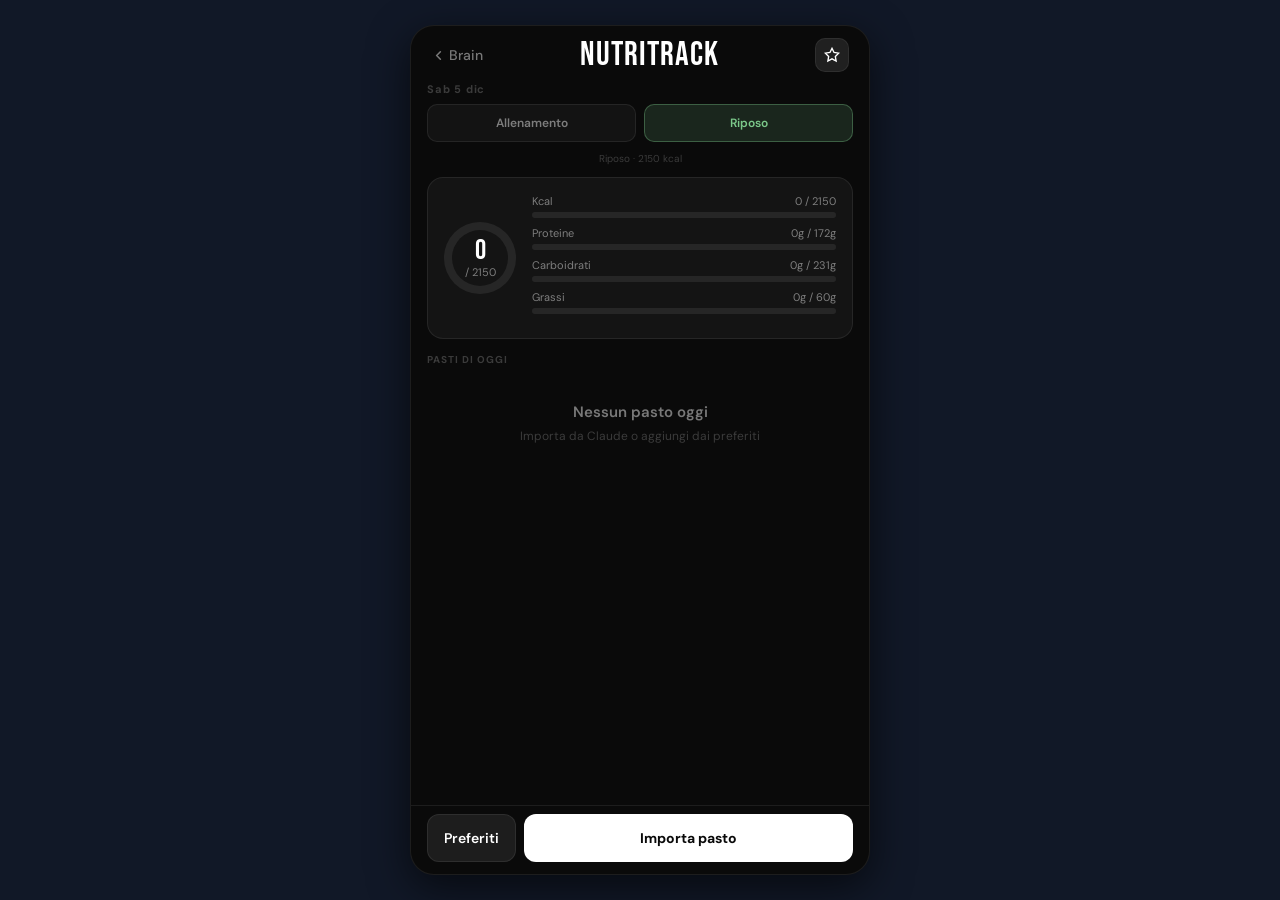
<file: apps/nutritrack/index.html>
<!DOCTYPE html>
<html lang="it">
<head>
  <meta charset="UTF-8">
  <meta name="viewport" content="width=device-width, initial-scale=1.0">
  <title>NutriTrack · Second Brain</title>
  <link href="https://fonts.googleapis.com/css2?family=Bebas+Neue&family=DM+Sans:wght@400;500;600;700&display=swap" rel="stylesheet">
  <style>
    *,*::before,*::after{box-sizing:border-box;margin:0;padding:0}
    :root{--bg:#0a0a0a;--s1:#141414;--s2:#1c1c1c;--bd:rgba(255,255,255,.08);--t:#fff;--tm:rgba(255,255,255,.45);--td:rgba(255,255,255,.2);--nutri:#7bc88a}
    body{background:#111827;display:flex;align-items:center;justify-content:center;min-height:100vh;font-family:'DM Sans',sans-serif;padding:24px}
    .phone{width:100%;max-width:460px;height:100vh;max-height:850px;background:var(--bg);border-radius:24px;border:1px solid var(--bd);box-shadow:0 12px 40px rgba(0,0,0,.6);position:relative;overflow:hidden;display:flex;flex-direction:column}
    .notch{display:none}
    .sb{display:none}
    .sb-t{display:none}
    .sb-i{display:none}
    .app-body{flex:1;display:flex;flex-direction:column;overflow:hidden}
    .nh{padding:calc(env(safe-area-inset-top, 0px) + 12px) 20px 10px;display:flex;align-items:center;justify-content:space-between;flex-shrink:0}
    .ntitle{font-family:'Bebas Neue',sans-serif;font-size:34px;color:#fff;letter-spacing:1px;line-height:1}
    .nback{display:flex;align-items:center;gap:3px;color:var(--tm);font-size:14px;font-weight:500;text-decoration:none;padding:6px 0}
    .nback svg{width:15px;height:15px}
    @media (max-width: 480px) {
      body{padding:0}
      .phone{max-width:100%;height:100vh;height:100dvh;max-height:none;border:none;border-radius:0;box-shadow:none}
    }
    .bicon{width:34px;height:34px;border-radius:10px;background:rgba(255,255,255,.09);border:1px solid rgba(255,255,255,.07);color:#fff;cursor:pointer;display:flex;align-items:center;justify-content:center}
    .bicon svg{width:16px;height:16px}
    .scroll{flex:1;overflow-y:auto;padding:0 16px 16px;scrollbar-width:none}
    .scroll::-webkit-scrollbar{display:none}
    .day-lbl{font-size:11px;font-weight:700;color:var(--td);letter-spacing:.8px;margin-bottom:8px}
    .tgl-row{display:flex;gap:8px;margin-bottom:10px}
    .tgl-btn{flex:1;padding:10px;border-radius:10px;border:1px solid var(--bd);background:rgba(255,255,255,.04);color:var(--tm);font-family:inherit;font-size:12px;font-weight:600;cursor:pointer}
    .tgl-btn.on{background:rgba(123,200,138,.15);border-color:rgba(123,200,138,.35);color:var(--nutri)}
    .target-lbl{font-size:10px;color:var(--td);text-align:center;margin-bottom:12px}
    .kcal-card{background:var(--s1);border:1px solid var(--bd);border-radius:16px;padding:16px;margin-bottom:12px;display:flex;align-items:center;gap:16px}
    .kcal-ring{width:72px;height:72px;border-radius:50%;background:conic-gradient(var(--nutri) calc(var(--pct) * 1%), rgba(255,255,255,.08) 0);display:flex;align-items:center;justify-content:center;flex-shrink:0}
    .kcal-ring-in{width:56px;height:56px;border-radius:50%;background:var(--s1);display:flex;flex-direction:column;align-items:center;justify-content:center}
    .kcal-big{font-family:'Bebas Neue',sans-serif;font-size:28px;color:#fff;line-height:1}
    .kcal-target{font-size:11px;color:var(--tm)}
    .macro-row{margin-bottom:8px}
    .macro-hdr{display:flex;justify-content:space-between;font-size:11px;color:var(--tm);margin-bottom:4px}
    .macro-bar{height:6px;background:rgba(255,255,255,.08);border-radius:3px;overflow:hidden}
    .macro-fill{height:100%;background:rgba(255,255,255,.55);border-radius:3px;transition:width .3s}
    .macro-row:first-child .macro-fill{background:var(--nutri)}
    .sec-hdr{font-size:10px;font-weight:700;color:var(--td);letter-spacing:1px;margin:14px 0 8px}
    .mcard{background:rgba(255,255,255,.05);border:1px solid var(--bd);border-radius:14px;padding:12px 14px;margin-bottom:8px;display:flex;gap:10px;align-items:flex-start}
    .mcard-main{flex:1;min-width:0}
    .mcard-gruppo{font-size:10px;font-weight:700;color:var(--nutri);letter-spacing:.5px;margin-bottom:3px}
    .mcard-nome{font-size:14px;font-weight:600;color:#fff;margin-bottom:4px;line-height:1.3}
    .mcard-macros{font-size:11px;color:var(--tm)}
    .mcard-acts{display:flex;gap:4px;flex-shrink:0}
    .ibtn{width:30px;height:30px;border-radius:8px;border:none;background:rgba(255,255,255,.08);color:rgba(255,255,255,.6);cursor:pointer;display:flex;align-items:center;justify-content:center}
    .ibtn svg{width:14px;height:14px}
    .ibtn.del{color:rgba(255,100,100,.7)}
  .empty-s{padding:28px 12px;text-align:center}
    .empty-t{font-size:15px;font-weight:600;color:var(--tm)}
    .empty-sub{font-size:12px;color:var(--td);margin-top:6px;line-height:1.4}
    .fab-bar{padding:8px 16px calc(env(safe-area-inset-bottom, 0px) + 12px);display:flex;gap:8px;flex-shrink:0;border-top:1px solid var(--bd)}
    .btn-main{flex:1;padding:14px;background:#fff;color:#0a0a0a;border:none;border-radius:12px;font-family:inherit;font-size:14px;font-weight:700;cursor:pointer}
    .btn-sec{padding:14px 16px;background:rgba(255,255,255,.08);border:1px solid var(--bd);border-radius:12px;color:#fff;font-family:inherit;font-size:14px;font-weight:600;cursor:pointer}
    .overlay{position:absolute;inset:0;background:rgba(0,0,0,.55);z-index:50;opacity:0;pointer-events:none;transition:opacity .25s}
    .overlay.vis{opacity:1;pointer-events:all}
    .sheet{position:absolute;bottom:0;left:0;right:0;background:#171717;border-radius:22px 22px 0 0;border-top:1px solid rgba(255,255,255,.07);z-index:60;transform:translateY(100%);transition:transform .32s cubic-bezier(.32,.72,0,1);padding:10px 20px calc(env(safe-area-inset-bottom, 0px) + 24px);max-height:88%;overflow-y:auto}
    .sheet.vis{transform:translateY(0)}
    .sh{width:34px;height:4px;background:rgba(255,255,255,.18);border-radius:2px;margin:0 auto 16px}
    .stitle{font-family:'Bebas Neue',sans-serif;font-size:24px;color:#fff;margin-bottom:14px;letter-spacing:.5px}
    .finput{width:100%;padding:12px;background:rgba(255,255,255,.06);border:1px solid var(--bd);border-radius:11px;color:#fff;font-family:inherit;font-size:13px;outline:none;resize:vertical;min-height:88px}
    .finput:focus{border-color:rgba(123,200,138,.4)}
    .import-actions{display:flex;gap:8px;margin:10px 0}
    .bconfirm{width:100%;padding:14px;background:#fff;color:#0a0a0a;border:none;border-radius:12px;font-family:inherit;font-size:15px;font-weight:700;cursor:pointer;margin-top:8px}
    .bconfirm:disabled{opacity:.35;cursor:default}
    .bconfirm.sm{width:auto;padding:10px 14px;font-size:13px;margin-top:0}
    .btn-ghost{flex:1;padding:12px;background:rgba(255,255,255,.07);border:1px solid var(--bd);border-radius:10px;color:#fff;font-family:inherit;font-size:13px;font-weight:600;cursor:pointer}
    .import-hint,.import-err{font-size:12px;color:var(--tm);line-height:1.45;padding:10px 0}
    .import-err{color:#ff8a8a}
    .import-ok{background:rgba(123,200,138,.1);border:1px solid rgba(123,200,138,.25);border-radius:12px;padding:14px}
    .import-ok-title{font-size:15px;font-weight:700;color:#fff;margin-bottom:4px}
    .import-ok-gruppo{font-size:11px;color:var(--nutri);font-weight:600;margin-bottom:10px}
    .import-ok-grid{display:grid;grid-template-columns:repeat(4,1fr);gap:8px;text-align:center}
    .iv{display:block;font-size:10px;color:var(--td);margin-bottom:2px}
    .in{font-size:16px;font-weight:700;color:#fff}
    .pref-row{display:flex;align-items:center;gap:8px;padding:10px 0;border-bottom:1px solid rgba(255,255,255,.06)}
    .pref-info{flex:1;min-width:0}
    .pref-nome{font-size:14px;font-weight:600;color:#fff}
    .pref-sub{font-size:11px;color:var(--tm);margin-top:2px}
    .pref-empty{font-size:12px;color:var(--td);line-height:1.5;padding:12px 0}
    .format-box{font-size:10px;color:var(--td);line-height:1.5;background:rgba(255,255,255,.04);border-radius:8px;padding:10px;margin-top:10px;font-family:monospace}
    .toast{position:absolute;bottom:88px;left:50%;transform:translateX(-50%) translateY(12px);background:#fff;color:#0a0a0a;padding:12px 20px;border-radius:12px;font-size:14px;font-weight:600;opacity:0;pointer-events:none;transition:opacity .25s,transform .25s;z-index:200;white-space:nowrap}
    .toast.vis{opacity:1;transform:translateX(-50%) translateY(0)}
  </style>
</head>
<body>
  <div class="phone">
    <div class="notch"></div>
    <div class="sb">
      <span class="sb-t">9:41</span>
      <div class="sb-i">
        <svg viewBox="0 0 24 24" fill="none" stroke="currentColor" style="width:14px;height:14px"><path d="M1.5 8.5a13 13 0 0 1 21 0M5 12a10 10 0 0 1 14 0M8.5 15.5a6 6 0 0 1 7 0M12 19h.01" stroke-width="2" stroke-linecap="round"/></svg>
        <span>5G</span>
      </div>
    </div>

    <div class="toast" id="toast"></div>

    <div class="app-body">
      <div class="nh">
        <a class="nback" href="../../index.html">
          <svg viewBox="0 0 24 24" fill="none" stroke="currentColor" stroke-width="2.5" stroke-linecap="round" stroke-linejoin="round"><polyline points="15 18 9 12 15 6"/></svg>
          Brain
        </a>
        <span class="ntitle">NutriTrack</span>
        <button type="button" class="bicon" onclick="openSheet('sh-pref')" title="Preferiti" aria-label="Preferiti">
          <svg viewBox="0 0 24 24" fill="none" stroke="currentColor" stroke-width="2"><polygon points="12 2 15.09 8.26 22 9.27 17 14.14 18.18 21.02 12 17.77 5.82 21.02 7 14.14 2 9.27 8.91 8.26 12 2"/></svg>
        </button>
      </div>

      <div class="scroll">
        <div class="day-lbl" id="day-lbl">Oggi</div>
        <div class="tgl-row">
          <button type="button" class="tgl-btn on" id="toggle-train" onclick="setTrainingDay(true)">Allenamento</button>
          <button type="button" class="tgl-btn" id="toggle-rest" onclick="setTrainingDay(false)">Riposo</button>
        </div>
        <p class="target-lbl" id="target-lbl">Allenamento · 2300 kcal</p>

        <div class="kcal-card">
          <div class="kcal-ring" id="kcal-ring" style="--pct:0">
            <div class="kcal-ring-in">
              <span class="kcal-big" id="kcal-big">0</span>
              <span class="kcal-target" id="kcal-target">/ 2300</span>
            </div>
          </div>
          <div style="flex:1" id="macro-bars"></div>
        </div>

        <div class="sec-hdr">PASTI DI OGGI</div>
        <div id="lista-pasti"></div>
      </div>

      <div class="fab-bar">
        <button type="button" class="btn-sec" onclick="openSheet('sh-pref')">Preferiti</button>
        <button type="button" class="btn-main" onclick="apriImport()">Importa pasto</button>
      </div>
    </div>

    <div class="overlay" id="overlay" onclick="closeSheet()"></div>

    <div class="sheet" id="sh-import">
      <div class="sh"></div>
      <div class="stitle">Importa da Claude</div>
      <textarea class="finput" id="import-text" placeholder="Incolla qui la riga PASTO: ..."></textarea>
      <div class="import-actions">
        <button type="button" class="btn-ghost" onclick="incollaDaAppunti(false)">Incolla appunti</button>
        <button type="button" class="btn-ghost" onclick="anteprimaImport()">Anteprima</button>
      </div>
      <div id="import-preview"></div>
      <button type="button" class="bconfirm" id="btn-conferma-import" disabled onclick="confermaImport()">Registra pasto</button>
      <div class="format-box">PASTO: nome | kcal | P | C | G | colazione|pranzo|cena|snack</div>
    </div>

    <div class="sheet" id="sh-pref">
      <div class="sh"></div>
      <div class="stitle">Preferiti</div>
      <div id="lista-pref"></div>
    </div>
  </div>

  <script src="js/core/constants.js"></script>
  <script src="js/core/utils.js"></script>
  <script src="js/data/store.js"></script>
  <script src="js/services/nutritionService.js"></script>
  <script src="js/ui/shared.js"></script>
  <script src="js/ui/dayView.js"></script>
  <script src="js/ui/importView.js"></script>
  <script src="js/ui/bootstrap.js"></script>
</body>
</html>
</file>
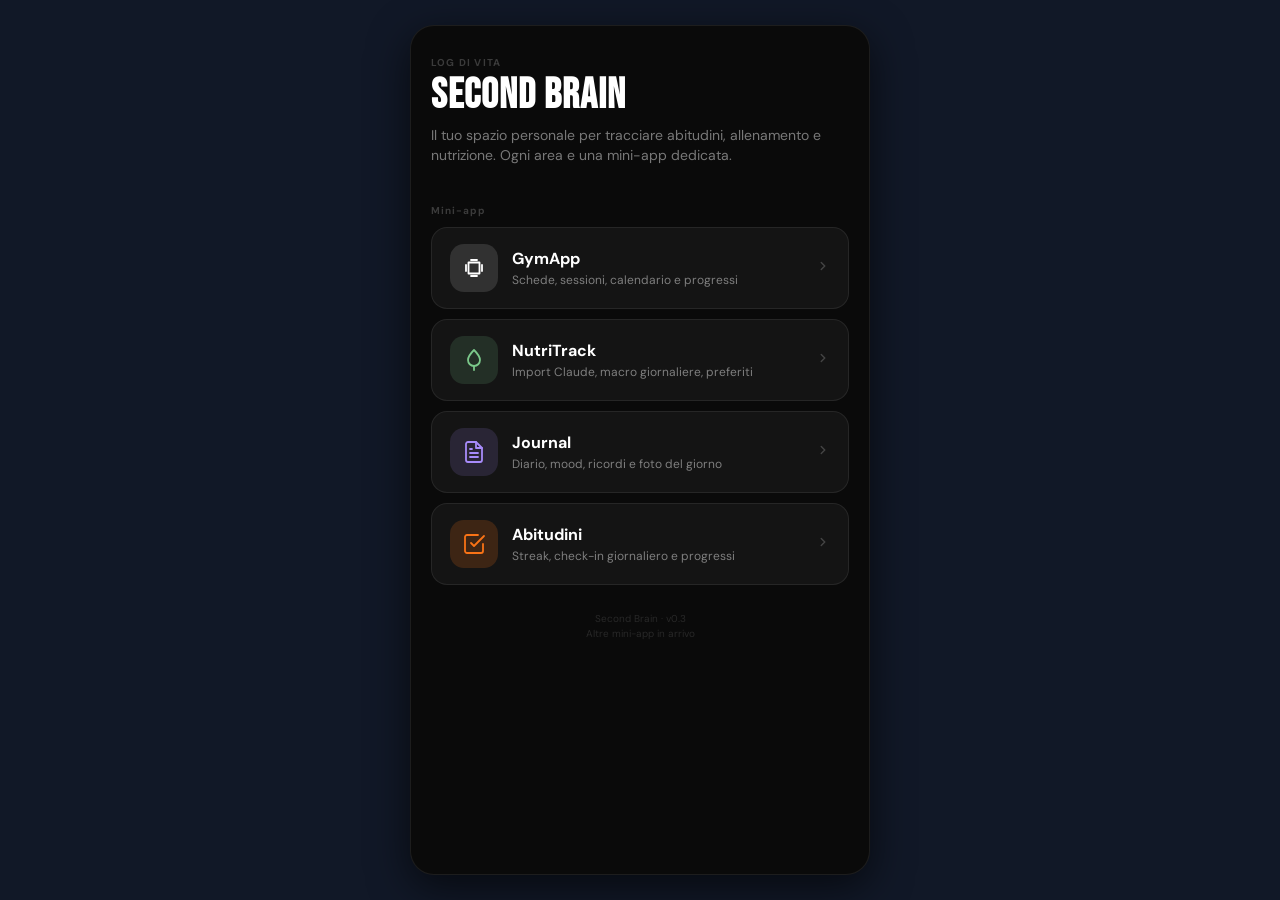
<file: gymlog-preview.html>
<!DOCTYPE html>
<html lang="it">
<head>
  <meta charset="UTF-8">
  <meta http-equiv="refresh" content="0; url=index.html">
  <title>Second Brain</title>
</head>
<body>
  <p>Reindirizzamento a <a href="index.html">Second Brain</a>...</p>
  <script>location.replace('index.html');</script>
</body>
</html>
</file>
<file: shared/brain.css>
*, *::before, *::after { box-sizing: border-box; margin: 0; padding: 0; }

:root {
  --bg: #0a0a0a;
  --s1: #141414;
  --s2: #1c1c1c;
  --bd: rgba(255, 255, 255, 0.08);
  --t: #fff;
  --tm: rgba(255, 255, 255, 0.45);
  --td: rgba(255, 255, 255, 0.2);
}

body {
  background: #111827;
  display: flex;
  align-items: center;
  justify-content: center;
  min-height: 100vh;
  font-family: 'DM Sans', sans-serif;
  padding: 24px;
}

.phone {
  width: 100%;
  max-width: 460px;
  height: 100vh;
  max-height: 850px;
  background: var(--bg);
  border-radius: 24px;
  border: 1px solid var(--bd);
  box-shadow: 0 12px 40px rgba(0, 0, 0, 0.6);
  position: relative;
  overflow: hidden;
  display: flex;
  flex-direction: column;
}

.notch {
  display: none;
}

.sb {
  display: none;
}

.sb-t { display: none; }
.sb-i { display: none; }

.hub-scroll {
  flex: 1;
  overflow-y: auto;
  padding: calc(env(safe-area-inset-top, 0px) + 24px) 20px calc(env(safe-area-inset-bottom, 0px) + 24px);
  scrollbar-width: none;
}

@media (max-width: 480px) {
  body {
    padding: 0;
  }
  .phone {
    max-width: 100%;
    height: 100vh;
    height: 100dvh;
    max-height: none;
    border: none;
    border-radius: 0;
    box-shadow: none;
  }
}

.hub-scroll::-webkit-scrollbar { display: none; }

.hub-brand {
  padding: 6px 0 20px;
}

.hub-kicker {
  font-size: 10px;
  font-weight: 700;
  letter-spacing: 1.2px;
  color: var(--td);
  text-transform: uppercase;
  margin-bottom: 6px;
}

.hub-title {
  font-family: 'Bebas Neue', sans-serif;
  font-size: 42px;
  color: white;
  letter-spacing: 1px;
  line-height: 1;
}

.hub-sub {
  font-size: 14px;
  color: var(--tm);
  margin-top: 8px;
  line-height: 1.45;
}

.hub-section {
  font-size: 10px;
  font-weight: 700;
  letter-spacing: 1px;
  color: var(--td);
  margin: 18px 0 10px;
}

.app-card {
  display: flex;
  align-items: center;
  gap: 14px;
  padding: 16px 18px;
  background: var(--s1);
  border: 1px solid var(--bd);
  border-radius: 16px;
  margin-bottom: 10px;
  text-decoration: none;
  color: inherit;
  transition: background 0.15s, transform 0.12s;
}

.app-card:hover { background: #1a1a1a; }
.app-card:active { transform: scale(0.985); }
.app-card.disabled {
  opacity: 0.55;
  pointer-events: none;
  cursor: default;
}

.app-icon {
  width: 48px;
  height: 48px;
  border-radius: 14px;
  display: flex;
  align-items: center;
  justify-content: center;
  flex-shrink: 0;
}

.app-icon.gym { background: rgba(255, 255, 255, 0.12); color: white; }
.app-icon.nutri { background: rgba(120, 200, 140, 0.15); color: #7bc88a; }
.app-icon.journal { background: rgba(167, 139, 250, 0.14); color: #a78bfa; }
.app-icon.habits { background: rgba(249, 115, 22, 0.18); color: #f97316; }

.app-icon svg { width: 24px; height: 24px; }

.app-info { flex: 1; min-width: 0; }

.app-name {
  font-size: 16px;
  font-weight: 700;
  color: white;
  margin-bottom: 3px;
}

.app-desc {
  font-size: 12px;
  color: var(--tm);
}

.app-badge {
  font-size: 10px;
  font-weight: 700;
  letter-spacing: 0.5px;
  padding: 4px 8px;
  border-radius: 6px;
  background: rgba(255, 255, 255, 0.08);
  color: var(--tm);
  flex-shrink: 0;
}

.app-chev svg {
  width: 14px;
  height: 14px;
  color: var(--td);
}

.hub-foot {
  text-align: center;
  font-size: 10px;
  color: rgba(255, 255, 255, 0.12);
  padding-top: 16px;
  line-height: 1.5;
}

/* Placeholder app (NutriTrack) */
.app-screen {
  flex: 1;
  display: flex;
  flex-direction: column;
  padding: 0 20px;
}

.app-nh {
  padding: 10px 0 14px;
  display: flex;
  align-items: center;
  justify-content: space-between;
  flex-shrink: 0;
}

.nback {
  display: flex;
  align-items: center;
  gap: 3px;
  color: var(--tm);
  font-size: 15px;
  font-weight: 500;
  text-decoration: none;
  padding: 6px 0;
}

.nback svg { width: 15px; height: 15px; }

.ntitle {
  font-family: 'Bebas Neue', sans-serif;
  font-size: 36px;
  color: white;
  letter-spacing: 1px;
  line-height: 1;
}

.placeholder {
  flex: 1;
  display: flex;
  flex-direction: column;
  align-items: center;
  justify-content: center;
  gap: 12px;
  padding: 40px 16px;
  text-align: center;
}

.placeholder svg {
  width: 56px;
  height: 56px;
  color: white;
  opacity: 0.15;
}

.placeholder-t {
  font-size: 18px;
  font-weight: 600;
  color: var(--tm);
}

.placeholder-s {
  font-size: 13px;
  color: var(--td);
  line-height: 1.5;
  max-width: 260px;
}
</file>
